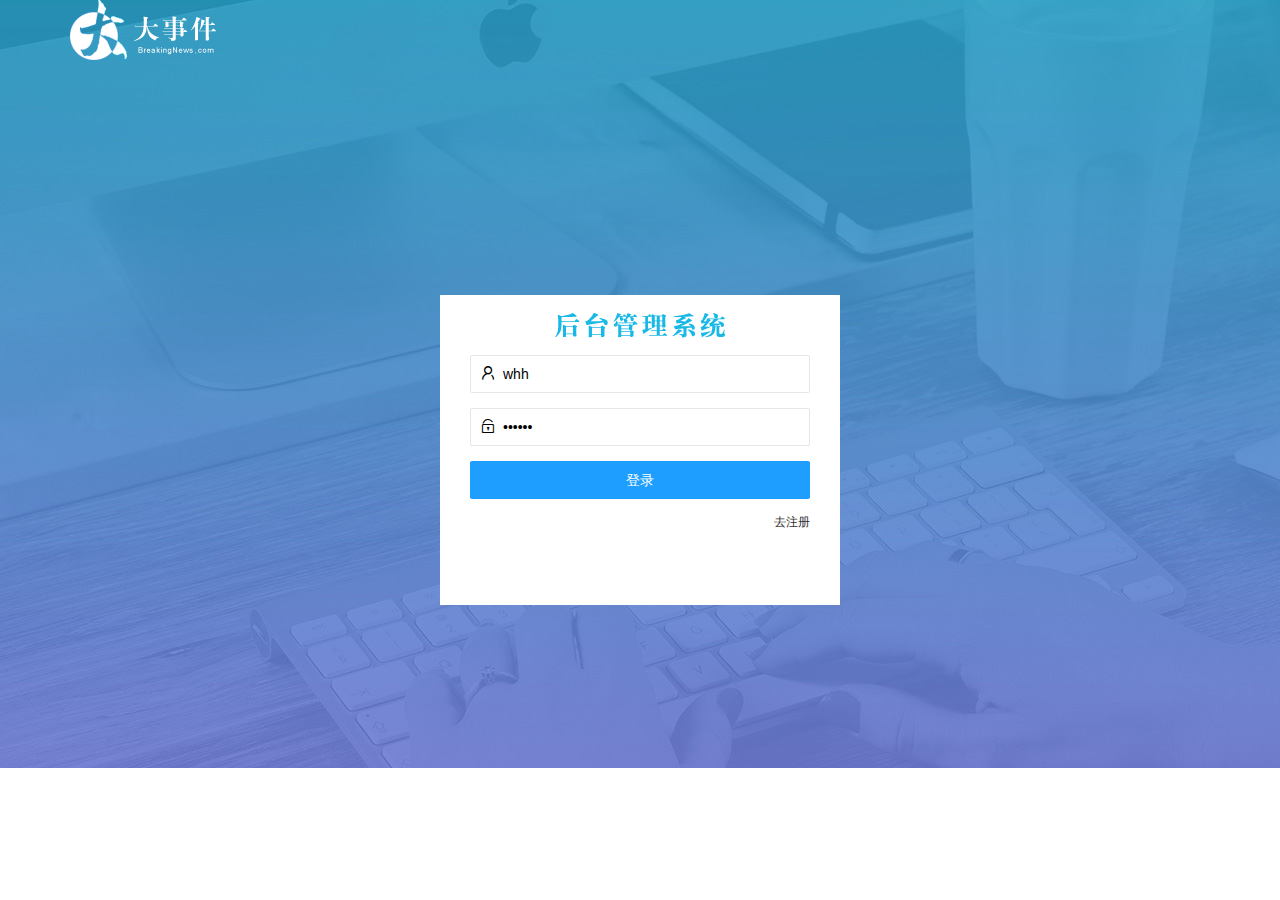
<file: login.html>
<!DOCTYPE html>
<html lang="en">
<head>
    <meta charset="UTF-8">
    <meta name="viewport" content="width=device-width, initial-scale=1.0">
    <title>大事件-登陆/注册</title>
    <!-- 导入layui样式 -->
    <link rel="stylesheet" href="/assets/lib/layui/css/layui.css">
    <!-- 导入我们自己的样式 -->
    <link rel="stylesheet" href="/assets/css/login.css">
</head>
<body>
    <!-- 头部区域 -->
    <div class="layui-main">
        <img src="/assets/images/logo.png" alt="">
    </div>
    <!-- 登陆注册区域 -->
    <div class="loginAndRegBox">
        <!-- 标题 -->
        <div class="title_box"></div>
        <!-- 登录 -->
        <div class="login_box">
            <form class="layui-form" action="" id="form_login">
                <div class="layui-form-item">
                    <i class="layui-icon layui-icon-username"></i> 
                    <input type="text" value="whh" name="username" required  lay-verify="required" placeholder="请输入用户名" autocomplete="off" class="layui-input">
                </div>
                <div class="layui-form-item">
                    <i class="layui-icon layui-icon-password"></i> 
                    <input type="password" value="whh123" name="password" required  lay-verify="required" placeholder="请输入密码" autocomplete="off" class="layui-input">
                </div>
                <div class="layui-form-item">
                    <button class="layui-btn layui-btn-fluid layui-btn-normal" lay-submit lay-filter="formDemo">登录</button>
                </div>
                <div class="layui-form-item links">
                    <a href="javascript:;" id="link_reg">去注册</a>
                </div>
            </form>
        </div>
        <!-- 注册 -->
        <div class="reg_box" style="display: none;">
            <form class="layui-form" action="" id="form_reg">
                <div class="layui-form-item">
                    <i class="layui-icon layui-icon-username"></i> 
                    <input type="text" name="username" required  lay-verify="required|num" placeholder="请输入用户名" autocomplete="off" class="layui-input" >
                </div>
                <div class="layui-form-item">
                    <i class="layui-icon layui-icon-password"></i> 
                    <input type="password" name="password" required  lay-verify="required|pwd" placeholder="请输入密码" autocomplete="off" class="layui-input">
                </div>
                <div class="layui-form-item">
                    <i class="layui-icon layui-icon-rate-half"></i> 
                    <input type="password" name="repassword" required  lay-verify="required|pwd|repwd" placeholder="再次输入密码" autocomplete="off" class="layui-input">
                </div>
                <div class="layui-form-item">
                    <button class="layui-btn layui-btn-fluid layui-btn-normal" lay-submit lay-filter="formDemo">注册</button>
                </div>
                <div class="layui-form-item links">
                    <a href="javascript:;" id="link_login">去登陆</a>
                </div>
            </form>
        </div>
        
    </div>
    <!-- 引入jquery -->
    <script src="/assets/lib/jquery.js"></script>
    <!-- 引入layui的js文件 -->
    <script src="/assets/lib/layui/layui.all.js"></script>
    <!-- 引入API的JS文件 -->
    <script src="/assets/js/baseAPI.js"></script>
    <!-- 引入自己的js -->
    <script src="/assets/js/login.js"></script>
</body>
</html>
</file>
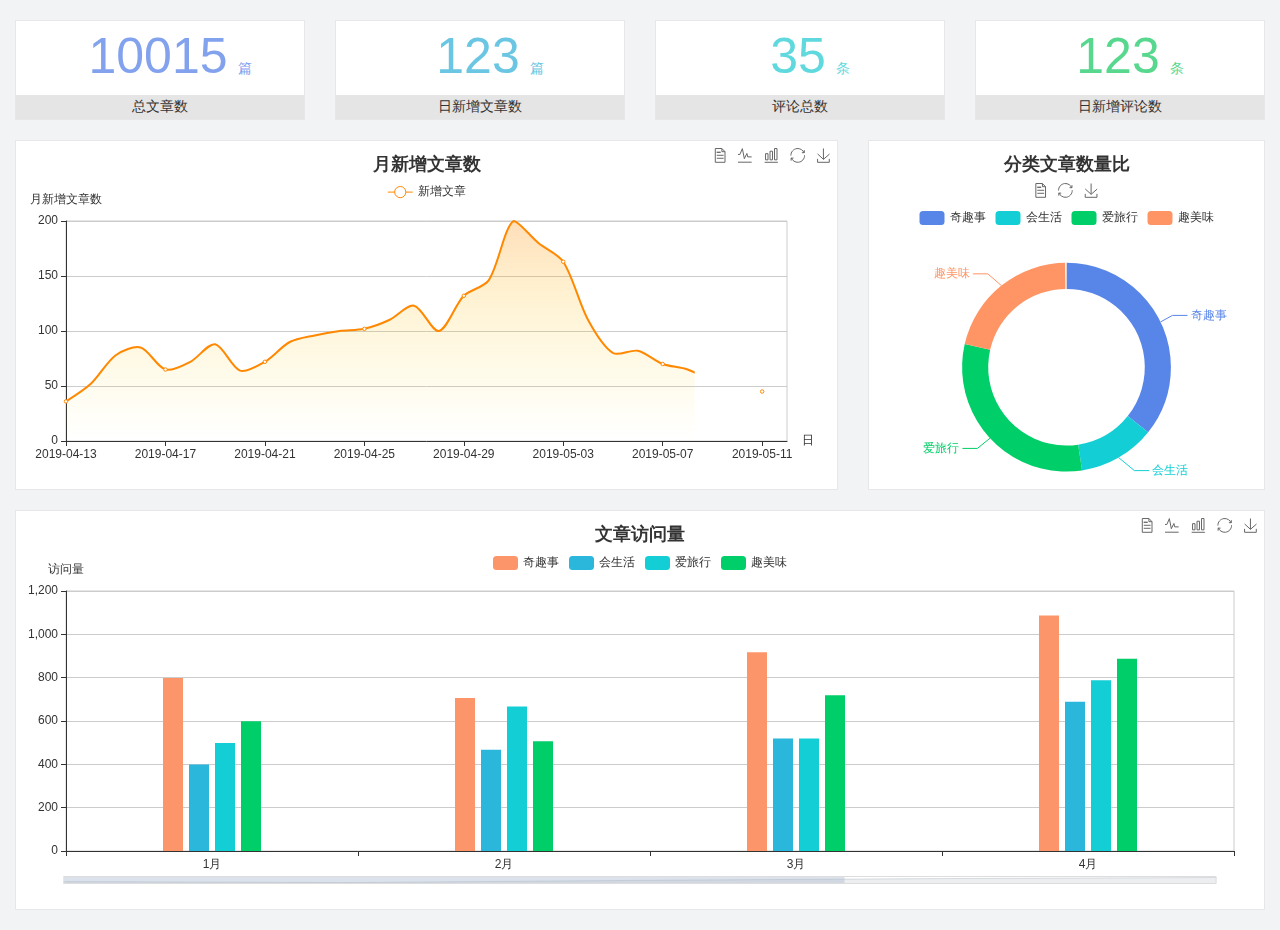
<file: home/dashboard.html>
<!DOCTYPE html>
<html lang="en">

<head>
  <meta charset="UTF-8">
  <meta name="viewport" content="width=device-width, initial-scale=1.0">
  <meta http-equiv="X-UA-Compatible" content="ie=edge">
  <title>图表统计</title>
  <link rel="stylesheet" href="../assets/lib/bootstrap.css" />
  <link rel="stylesheet" href="../assets/lib/main.css" />
  <script src="../assets/lib/jquery.js"></script>
  <script type="text/javascript" src="../assets/lib/echarts.min.js"></script>
</head>

<body>
  <div class="container-fluid">
    <div class="row spannel_list">
      <div class="col-sm-3 col-xs-6">
        <div class="spannel">
          <em>10015</em><span>篇</span>
          <b>总文章数</b>
        </div>
      </div>
      <div class="col-sm-3 col-xs-6">
        <div class="spannel scolor01">
          <em>123</em><span>篇</span>
          <b>日新增文章数</b>
        </div>
      </div>
      <div class="col-sm-3 col-xs-6">
        <div class="spannel scolor02">
          <em>35</em><span>条</span>
          <b>评论总数</b>
        </div>
      </div>
      <div class="col-sm-3 col-xs-6">
        <div class="spannel scolor03">
          <em>123</em><span>条</span>
          <b>日新增评论数</b>
        </div>
      </div>
    </div>
  </div>

  <div class="container-fluid">
    <div class="row curve-pie">
      <div class="col-lg-8 col-md-8">
        <div class="gragh_pannel" id="curve_show"></div>
      </div>
      <div class="col-lg-4 col-md-4">
        <div class="gragh_pannel" id="pie_show"></div>
      </div>
    </div>
  </div>

  <div class="container-fluid">
    <div class="column_pannel" id="column_show"></div>
  </div>

  <script>
    var oChart = echarts.init(document.getElementById('curve_show'));
    var aList_all = [
      { 'count': 36, 'date': '2019-04-13' },
      { 'count': 52, 'date': '2019-04-14' },
      { 'count': 78, 'date': '2019-04-15' },
      { 'count': 85, 'date': '2019-04-16' },
      { 'count': 65, 'date': '2019-04-17' },
      { 'count': 72, 'date': '2019-04-18' },
      { 'count': 88, 'date': '2019-04-19' },
      { 'count': 64, 'date': '2019-04-20' },
      { 'count': 72, 'date': '2019-04-21' },
      { 'count': 90, 'date': '2019-04-22' },
      { 'count': 96, 'date': '2019-04-23' },
      { 'count': 100, 'date': '2019-04-24' },
      { 'count': 102, 'date': '2019-04-25' },
      { 'count': 110, 'date': '2019-04-26' },
      { 'count': 123, 'date': '2019-04-27' },
      { 'count': 100, 'date': '2019-04-28' },
      { 'count': 132, 'date': '2019-04-29' },
      { 'count': 146, 'date': '2019-04-30' },
      { 'count': 200, 'date': '2019-05-01' },
      { 'count': 180, 'date': '2019-05-02' },
      { 'count': 163, 'date': '2019-05-03' },
      { 'count': 110, 'date': '2019-05-04' },
      { 'count': 80, 'date': '2019-05-05' },
      { 'count': 82, 'date': '2019-05-06' },
      { 'count': 70, 'date': '2019-05-07' },
      { 'count': 65, 'date': '2019-05-08' },
      { 'count': 54, 'date': '2019-05-09' },
      { 'count': 40, 'date': '2019-05-10' },
      { 'count': 45, 'date': '2019-05-11' },
      { 'count': 38, 'date': '2019-05-12' },
    ];

    let aCount = [];
    let aDate = [];

    for (var i = 0; i < aList_all.length; i++) {
      aCount.push(aList_all[i].count);
      aDate.push(aList_all[i].date);
    }

    var chartopt = {
      title: {
        text: '月新增文章数',
        left: 'center',
        top: '10'
      },
      tooltip: {
        trigger: 'axis'
      },
      legend: {
        data: ['新增文章'],
        top: '40'
      },
      toolbox: {
        show: true,
        feature: {
          mark: { show: true },
          dataView: { show: true, readOnly: false },
          magicType: { show: true, type: ['line', 'bar'] },
          restore: { show: true },
          saveAsImage: { show: true }
        }
      },
      calculable: true,
      xAxis: [
        {
          name: '日',
          type: 'category',
          boundaryGap: false,
          data: aDate
        }
      ],
      yAxis: [
        {
          name: '月新增文章数',
          type: 'value'
        }
      ],
      series: [
        {
          name: '新增文章',
          type: 'line',
          smooth: true,
          itemStyle: { normal: { areaStyle: { type: 'default' }, color: '#f80' }, lineStyle: { color: '#f80' } },
          data: aCount
        }],
      areaStyle: {
        normal: {
          color: new echarts.graphic.LinearGradient(0, 0, 0, 1, [{
            offset: 0,
            color: 'rgba(255,136,0,0.39)'
          }, {
            offset: .34,
            color: 'rgba(255,180,0,0.25)'
          }, {
            offset: 1,
            color: 'rgba(255,222,0,0.00)'
          }])

        }
      },
      grid: {
        show: true,
        x: 50,
        x2: 50,
        y: 80,
        height: 220
      }
    };

    oChart.setOption(chartopt);


    var oPie = echarts.init(document.getElementById('pie_show'));
    var oPieopt =
    {
      title: {
        top: 10,
        text: '分类文章数量比',
        x: 'center'
      },
      tooltip: {
        trigger: 'item',
        formatter: "{a} <br/>{b} : {c} ({d}%)"
      },
      color: ['#5885e8', '#13cfd5', '#00ce68', '#ff9565'],
      legend: {
        x: 'center',
        top: 65,
        data: ['奇趣事', '会生活', '爱旅行', '趣美味']
      },
      toolbox: {
        show: true,
        x: 'center',
        top: 35,
        feature: {
          mark: { show: true },
          dataView: { show: true, readOnly: false },
          magicType: {
            show: true,
            type: ['pie', 'funnel'],
            option: {
              funnel: {
                x: '25%',
                width: '50%',
                funnelAlign: 'left',
                max: 1548
              }
            }
          },
          restore: { show: true },
          saveAsImage: { show: true }
        }
      },
      calculable: true,
      series: [
        {
          name: '访问来源',
          type: 'pie',
          radius: ['45%', '60%'],
          center: ['50%', '65%'],
          data: [
            { value: 300, name: '奇趣事' },
            { value: 100, name: '会生活' },
            { value: 260, name: '爱旅行' },
            { value: 180, name: '趣美味' }
          ]
        }
      ]
    };
    oPie.setOption(oPieopt);



    var oColumn = this.echarts.init(document.getElementById('column_show'));
    var oColumnopt =
    {
      title: {
        text: '文章访问量',
        left: 'center',
        top: '10'
      },
      tooltip: {
        trigger: 'axis'
      },
      legend: {
        data: ['奇趣事', '会生活', '爱旅行', '趣美味'],
        top: '40'
      },
      toolbox: {
        show: true,
        feature: {
          mark: { show: true },
          dataView: { show: true, readOnly: false },
          magicType: { show: true, type: ['line', 'bar'] },
          restore: { show: true },
          saveAsImage: { show: true }
        }
      },
      calculable: true,
      xAxis: [
        {
          type: 'category',
          data: ['1月', '2月', '3月', '4月', '5月']
        }
      ],
      yAxis: [
        {
          name: '访问量',
          type: 'value'
        }
      ],
      series: [
        {
          name: '奇趣事',
          type: 'bar',
          barWidth: 20,
          itemStyle: {
            normal: { areaStyle: { type: 'default' }, color: '#fd956a' }
          },
          data: [800, 708, 920, 1090, 1200]
        },
        {
          name: '会生活',
          type: 'bar',
          barWidth: 20,
          itemStyle: {
            normal: { areaStyle: { type: 'default' }, color: '#2bb6db' }
          },
          data: [400, 468, 520, 690, 800]
        },
        {
          name: '爱旅行',
          type: 'bar',
          barWidth: 20,
          itemStyle: {
            normal: { areaStyle: { type: 'default' }, color: '#13cfd5' }
          },
          data: [500, 668, 520, 790, 900]
        },
        {
          name: '趣美味',
          type: 'bar',
          barWidth: 20,
          itemStyle: {
            normal: { areaStyle: { type: 'default' }, color: '#00ce68' }
          },
          data: [600, 508, 720, 890, 1000]
        }
      ],
      grid: {
        show: true,
        x: 50,
        x2: 30,
        y: 80,
        height: 260
      },
      dataZoom: [//给x轴设置滚动条
        {
          start: 0,//默认为0
          end: 100 - 1000 / 31,//默认为100
          type: 'slider',
          show: true,
          xAxisIndex: [0],
          handleSize: 0,//滑动条的 左右2个滑动条的大小
          height: 8,//组件高度
          left: 45, //左边的距离
          right: 50,//右边的距离
          bottom: 26,//右边的距离
          handleColor: '#ddd',//h滑动图标的颜色
          handleStyle: {
            borderColor: "#cacaca",
            borderWidth: "1",
            shadowBlur: 2,
            background: "#ddd",
            shadowColor: "#ddd",
          }
        }]
    };
    oColumn.setOption(oColumnopt);
  </script>
</body>

</html>
</file>
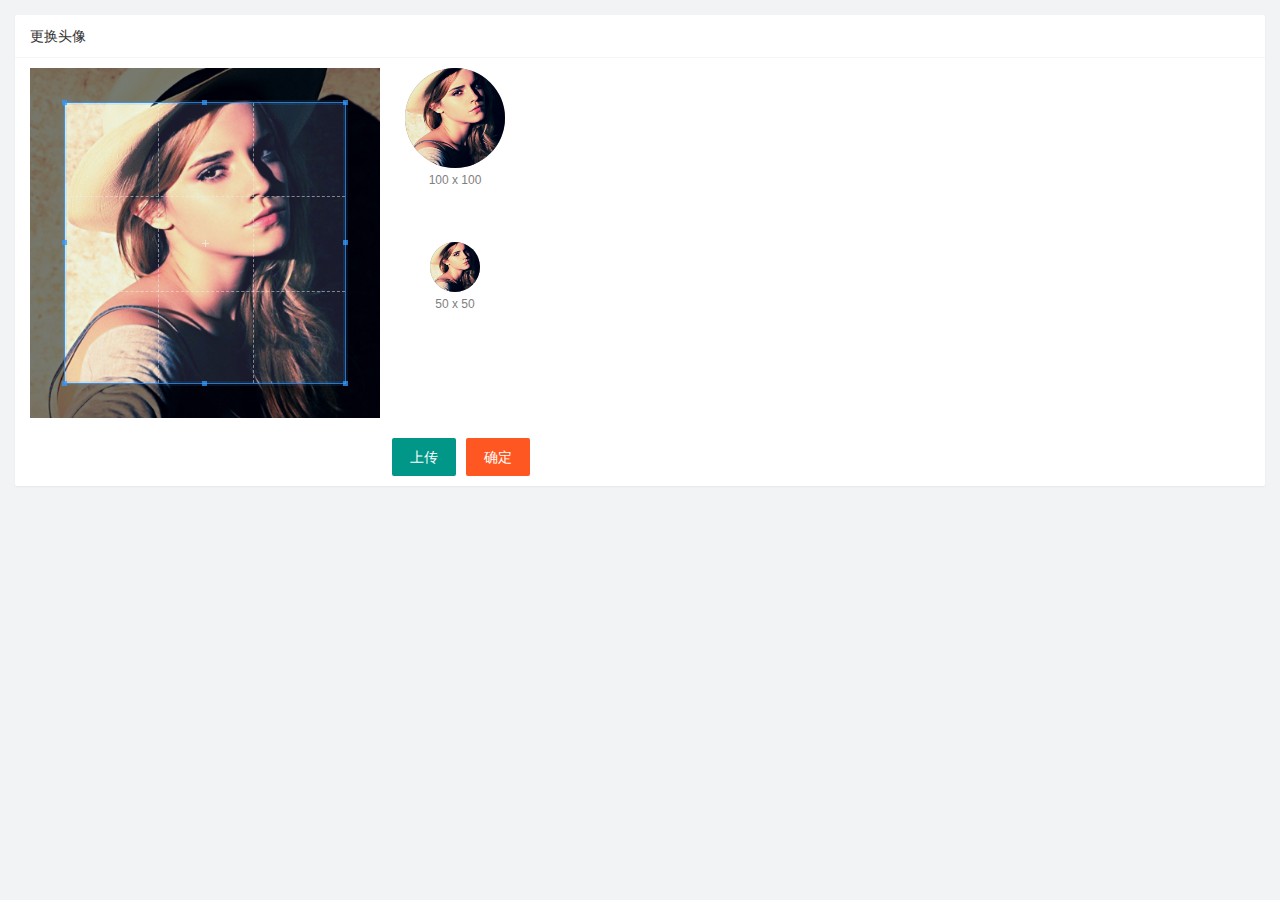
<file: user/user_avatar.html>
<!DOCTYPE html>
<html lang="en">

<head>
    <meta charset="UTF-8">
    <meta name="viewport" content="width=device-width, initial-scale=1.0">
    <title>Document</title>
    <!-- 导入 cropper.css 样式表 -->
    <link rel="stylesheet" href="/assets/lib/cropper/cropper.css" />
    <!-- 导入layui的样式 -->
    <link rel="stylesheet" href="/assets/lib/layui/css/layui.css" />
    <!-- 导入本页面的样式 -->
    <link rel="stylesheet" href="/assets/css/user/user_avatar.css" />
</head>

<body>
    <!-- 卡片区域 -->
    <div class="layui-card">
        <div class="layui-card-header">更换头像</div>
        <div class="layui-card-body">
            <!-- 第一行的图片裁剪和预览区域 -->
            <div class="row1">
                <!-- 图片裁剪区域 -->
                <div class="cropper-box">
                    <!-- 这个 img 标签很重要，将来会把它初始化为裁剪区域 -->
                    <img id="image" src="/assets/images/sample.jpg" />
                </div>
                <!-- 图片的预览区域 -->
                <div class="preview-box">
                    <div>
                        <!-- 宽高为 100px 的预览区域 -->
                        <div class="img-preview w100"></div>
                        <p class="size">100 x 100</p>
                    </div>
                    <div>
                        <!-- 宽高为 50px 的预览区域 -->
                        <div class="img-preview w50"></div>
                        <p class="size">50 x 50</p>
                    </div>
                </div>
            </div>
             <!-- 第二行的按钮区域 -->
            <div class="row2">
                <input type="file" id="file" accept="image/png,image/jpeg" />
                <button type="button" id="btnChooseImage" class="layui-btn">上传</button>
                <button type="button" id="btnUpload" class="layui-btn layui-btn-danger">确定</button>
            </div>
        </div>
    </div>

    <!-- 导入jqery的js -->
    <script src="/assets/lib/jquery.js"></script>
    <!-- 导入 cropper.js 样式表 -->
    <script src="/assets/lib/cropper/Cropper.js"></script>
    <script src="/assets/lib/cropper/jquery-cropper.js"></script>
    <!-- 导入layui的js -->
    <script src="/assets/lib/layui/layui.all.js"></script>
    <!-- 导入baseAPI的js -->
    <script src="/assets/js/baseAPI.js"></script>
    <!-- 导入本页面的js -->
    <script src="/assets/js/user/user_avatar.js"></script>
</body>
</html>
</file>
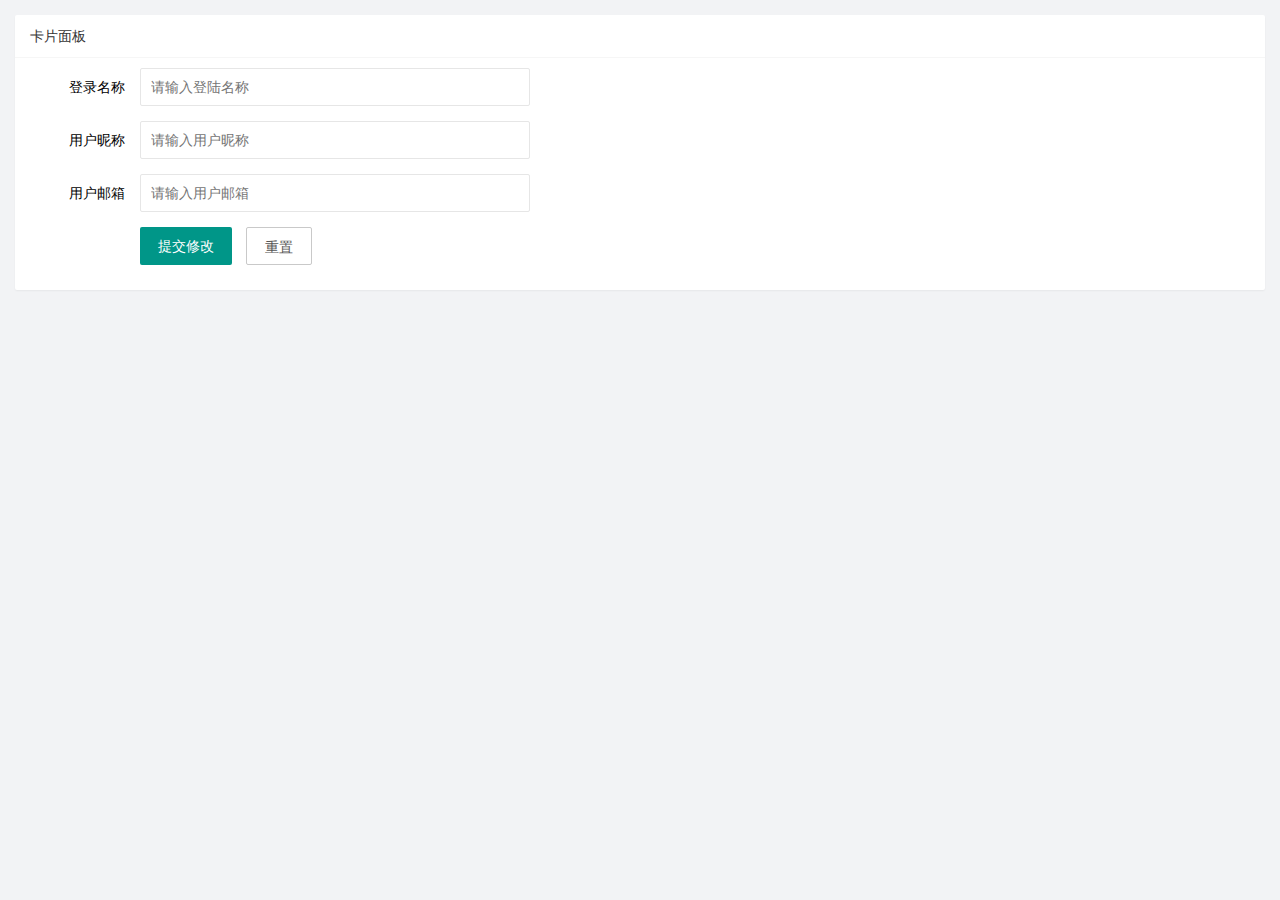
<file: user/user_info.html>
<!DOCTYPE html>
<html lang="en">
<head>
    <meta charset="UTF-8">
    <meta name="viewport" content="width=device-width, initial-scale=1.0">
    <title>Document</title>
    <!-- 导入layui的样式 -->
    <link rel="stylesheet" href="/assets/lib/layui/css/layui.css" />
    <!-- 导入本页面的样式 -->
    <link rel="stylesheet" href="/assets/css/user/user_info.css" />
</head>
<body>
    <!-- 用户信息的卡片区域 -->
    <div class="layui-card">
        <div class="layui-card-header">卡片面板</div>
        <div class="layui-card-body">
            <form class="layui-form" lay-filter="formUserInfo">
                 <!-- 第00行，隐藏框 -->
                 <input type="hidden" name="id">
                <!-- 第01行，登录名称 -->
              <div class="layui-form-item">
                <label class="layui-form-label">登录名称</label>
                <div class="layui-input-block">
                  <input type="text" name="username" required  lay-verify="required" placeholder="请输入登陆名称" autocomplete="off" class="layui-input">
                </div>
              </div>
              <!-- 第02行，用户昵称 -->
              <div class="layui-form-item">
                <label class="layui-form-label">用户昵称</label>
                <div class="layui-input-block">
                  <input type="text" name="nickname" required  lay-verify="required|nickname" placeholder="请输入用户昵称" autocomplete="off" class="layui-input">
                </div>
              </div>
              <!-- 第03行，用户邮箱 -->
              <div class="layui-form-item">
                <label class="layui-form-label">用户邮箱</label>
                <div class="layui-input-block">
                  <input type="text" name="email" required  lay-verify="required|email" placeholder="请输入用户邮箱" autocomplete="off" class="layui-input">
                </div>
              </div>
              <!-- 第04行，按钮区 -->
              <div class="layui-form-item">
                <div class="layui-input-block">
                  <button class="layui-btn" lay-submit lay-filter="formDemo">提交修改</button>
                  <button type="reset" id="btnReset" class="layui-btn layui-btn-primary">重置</button>
                </div>
              </div>
            </form>
        </div>
      </div>

      <!-- 导入jqery的js -->
      <script src="/assets/lib/jquery.js"></script>
      <!-- 导入layui的js -->
      <script src="/assets/lib/layui/layui.all.js"></script>
      <!-- 导入baseAPI的js -->
      <script src="/assets/js/baseAPI.js"></script>
      <!-- 导入本页面的js -->
      <script src="/assets/js/user/user_info.js"></script>
</body>
</html>
</file>
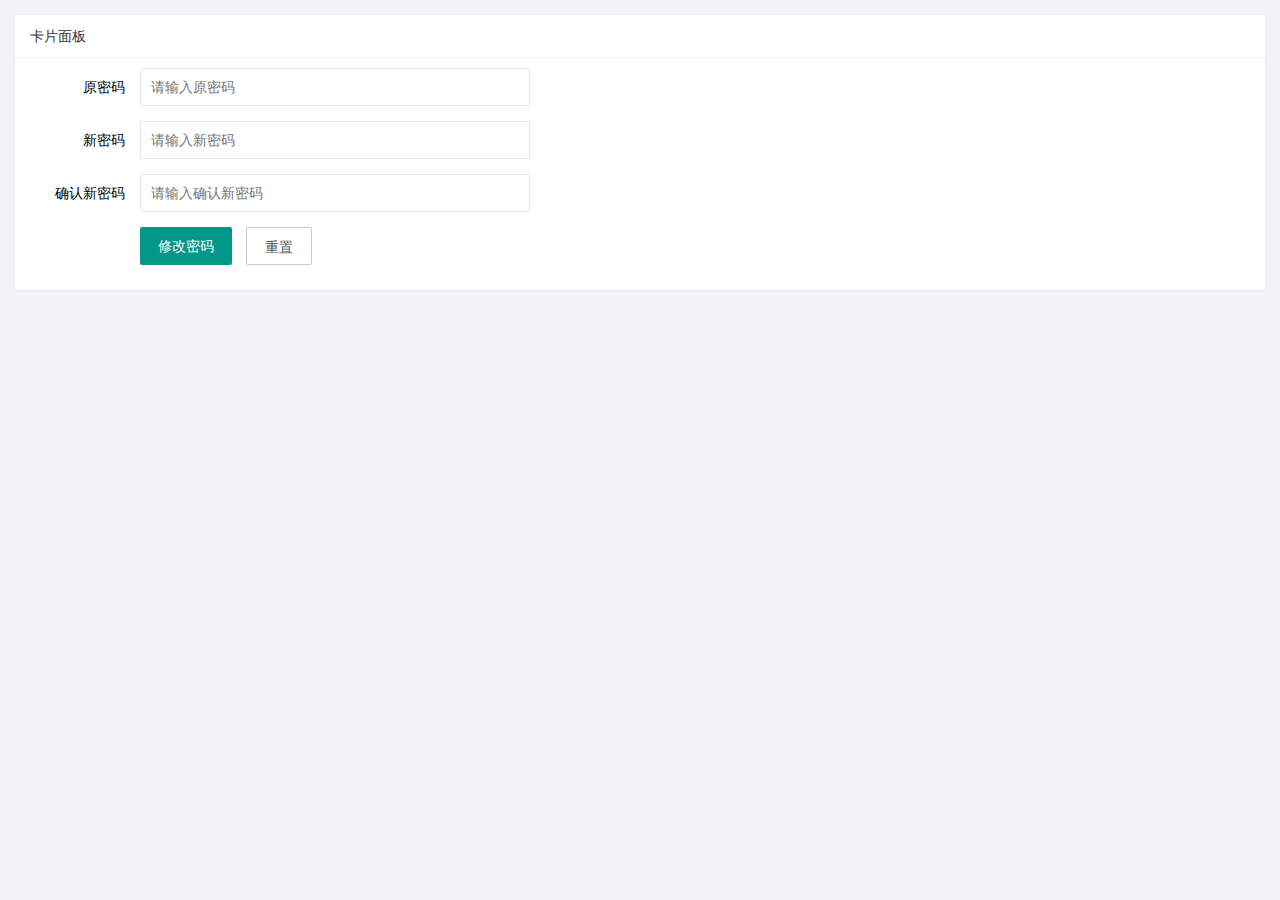
<file: user/user_pwd.html>
<!DOCTYPE html>
<html lang="en">
<head>
    <meta charset="UTF-8">
    <meta name="viewport" content="width=device-width, initial-scale=1.0">
    <title>Document</title>
    <!-- 导入layui的样式 -->
    <link rel="stylesheet" href="/assets/lib/layui/css/layui.css" />
    <!-- 导入本页面的样式 -->
    <link rel="stylesheet" href="/assets/css/user/user_pwd.css" />
</head>
<body>
    <div class="layui-card">
        <div class="layui-card-header">卡片面板</div>
        <div class="layui-card-body">
            <form class="layui-form" action="">
                <!-- 原密码 -->
                <div class="layui-form-item">
                  <label class="layui-form-label">原密码</label>
                  <div class="layui-input-block">
                    <input type="password" name="oldPwd" required  lay-verify="required|pwd" placeholder="请输入原密码" autocomplete="off" class="layui-input">
                  </div>
                </div>
                <!-- 新密码 -->
                <div class="layui-form-item">
                    <label class="layui-form-label">新密码</label>
                    <div class="layui-input-block">
                      <input type="password" name="newPwd" required  lay-verify="required|pwd|samePwd" placeholder="请输入新密码" autocomplete="off" class="layui-input">
                    </div>
                  </div>
                  <!-- 确认新密码 -->
                <div class="layui-form-item">
                    <label class="layui-form-label">确认新密码</label>
                    <div class="layui-input-block">
                      <input type="password" name="rePwd" required  lay-verify="required|rePwd|pwd" placeholder="请输入确认新密码" autocomplete="off" class="layui-input">
                    </div>
                  </div>
                  <!-- 按钮 -->
                  <div class="layui-form-item">
                    <div class="layui-input-block">
                      <button class="layui-btn" lay-submit lay-filter="formDemo">修改密码</button>
                      <button type="reset" class="layui-btn layui-btn-primary">重置</button>
                    </div>
                  </div>
            </form>
        </div>
      </div>

      <!-- 导入jqery的js -->
      <script src="/assets/lib/jquery.js"></script>
      <!-- 导入layui的js -->
      <script src="/assets/lib/layui/layui.all.js"></script>
      <!-- 导入baseAPI的js -->
      <script src="/assets/js/baseAPI.js"></script>
      <!-- 导入本页面的js -->
      <script src="/assets/js/user/user_pwd.js"></script>
</body>
</html>
</file>
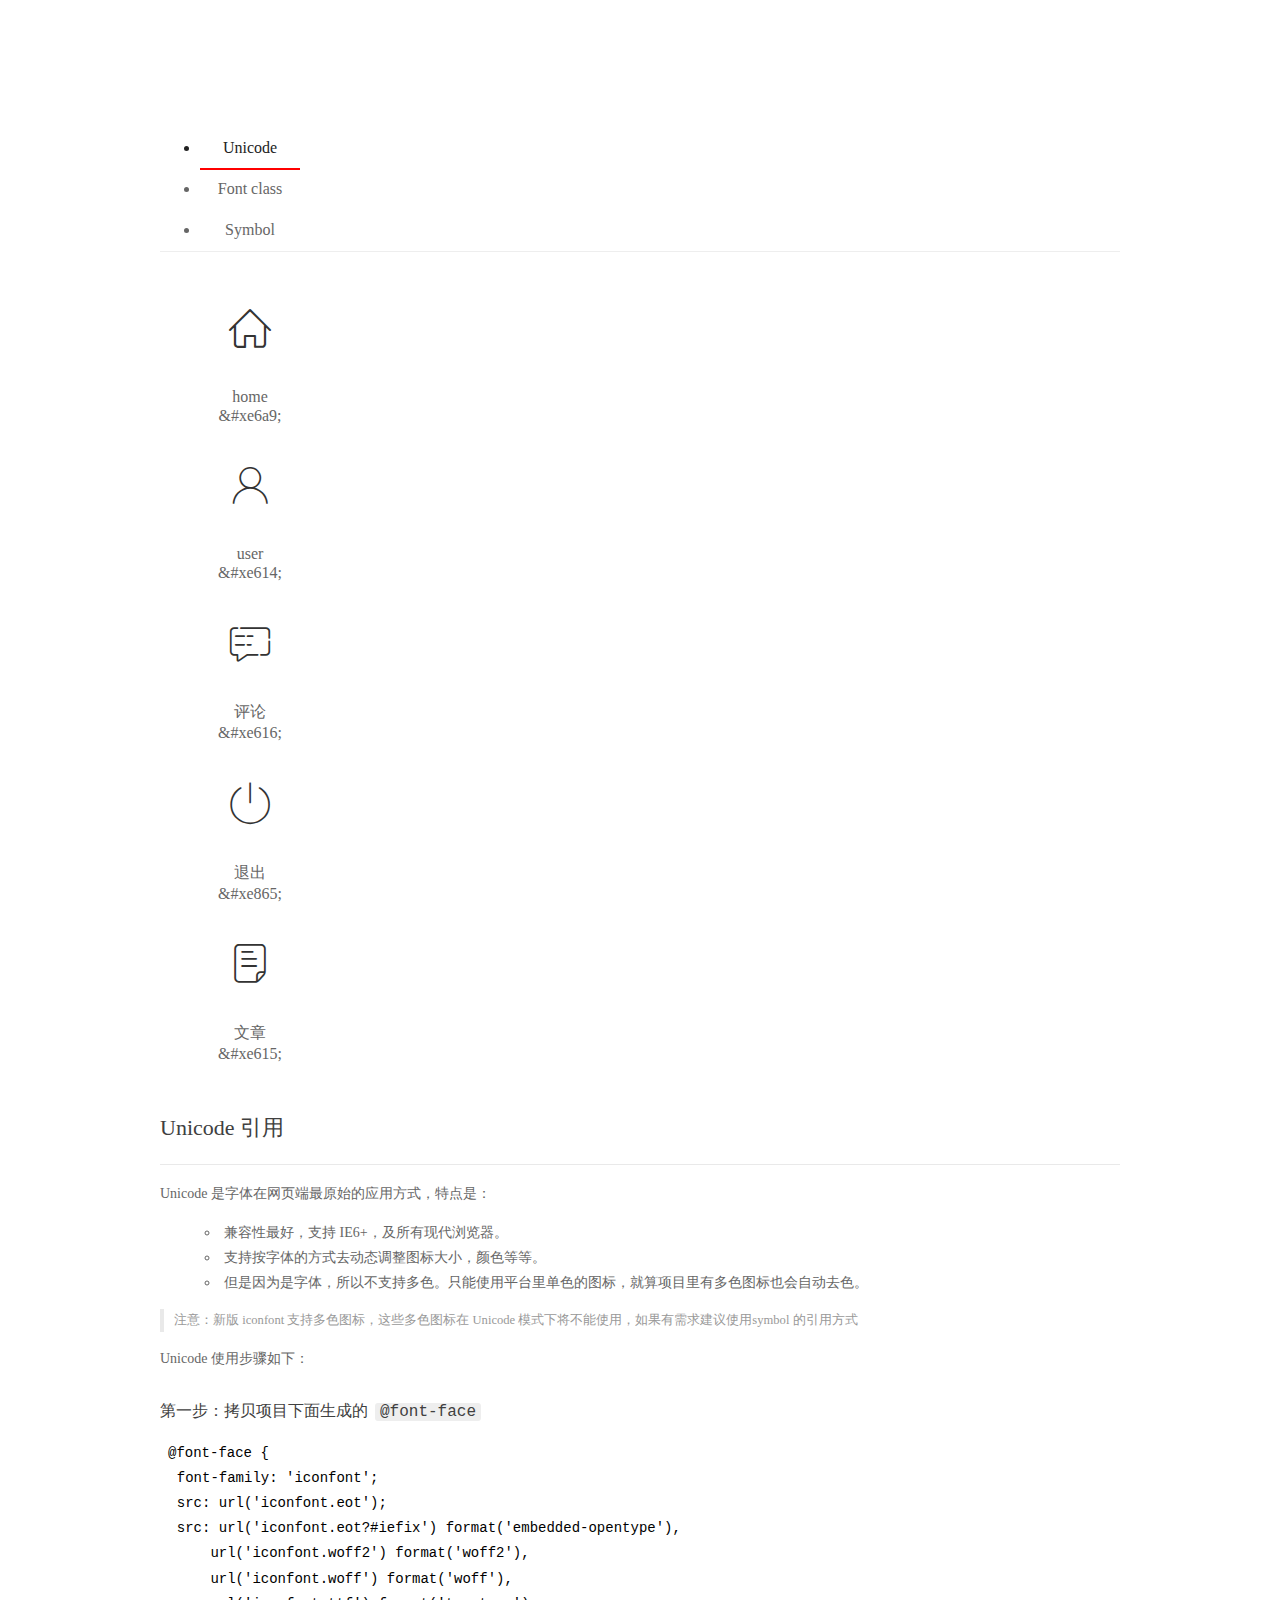
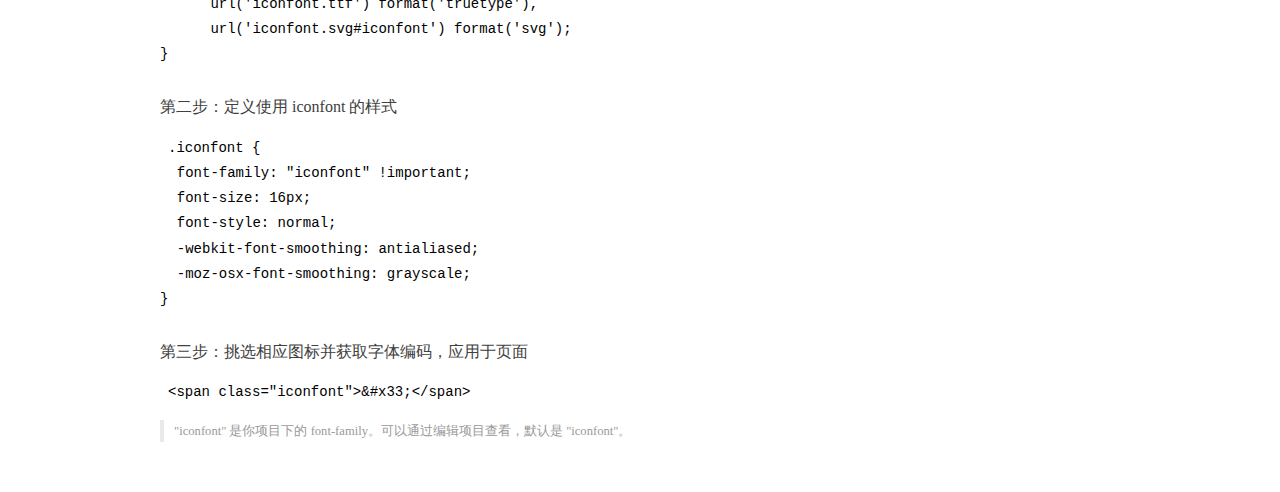
<file: assets/fonts/demo_index.html>
<!DOCTYPE html>
<html>
<head>
  <meta charset="utf-8"/>
  <title>IconFont Demo</title>
  <link rel="shortcut icon" href="https://gtms04.alicdn.com/tps/i4/TB1_oz6GVXXXXaFXpXXJDFnIXXX-64-64.ico" type="image/x-icon"/>
  <link rel="stylesheet" href="https://g.alicdn.com/thx/cube/1.3.2/cube.min.css">
  <link rel="stylesheet" href="demo.css">
  <link rel="stylesheet" href="iconfont.css">
  <script src="iconfont.js"></script>
  <!-- jQuery -->
  <script src="https://a1.alicdn.com/oss/uploads/2018/12/26/7bfddb60-08e8-11e9-9b04-53e73bb6408b.js"></script>
  <!-- 代码高亮 -->
  <script src="https://a1.alicdn.com/oss/uploads/2018/12/26/a3f714d0-08e6-11e9-8a15-ebf944d7534c.js"></script>
</head>
<body>
  <div class="main">
    <h1 class="logo"><a href="https://www.iconfont.cn/" title="iconfont 首页" target="_blank">&#xe86b;</a></h1>
    <div class="nav-tabs">
      <ul id="tabs" class="dib-box">
        <li class="dib active"><span>Unicode</span></li>
        <li class="dib"><span>Font class</span></li>
        <li class="dib"><span>Symbol</span></li>
      </ul>
      
    </div>
    <div class="tab-container">
      <div class="content unicode" style="display: block;">
          <ul class="icon_lists dib-box">
          
            <li class="dib">
              <span class="icon iconfont">&#xe6a9;</span>
                <div class="name">home</div>
                <div class="code-name">&amp;#xe6a9;</div>
              </li>
          
            <li class="dib">
              <span class="icon iconfont">&#xe614;</span>
                <div class="name">user</div>
                <div class="code-name">&amp;#xe614;</div>
              </li>
          
            <li class="dib">
              <span class="icon iconfont">&#xe616;</span>
                <div class="name">评论</div>
                <div class="code-name">&amp;#xe616;</div>
              </li>
          
            <li class="dib">
              <span class="icon iconfont">&#xe865;</span>
                <div class="name">退出</div>
                <div class="code-name">&amp;#xe865;</div>
              </li>
          
            <li class="dib">
              <span class="icon iconfont">&#xe615;</span>
                <div class="name">文章</div>
                <div class="code-name">&amp;#xe615;</div>
              </li>
          
          </ul>
          <div class="article markdown">
          <h2 id="unicode-">Unicode 引用</h2>
          <hr>

          <p>Unicode 是字体在网页端最原始的应用方式，特点是：</p>
          <ul>
            <li>兼容性最好，支持 IE6+，及所有现代浏览器。</li>
            <li>支持按字体的方式去动态调整图标大小，颜色等等。</li>
            <li>但是因为是字体，所以不支持多色。只能使用平台里单色的图标，就算项目里有多色图标也会自动去色。</li>
          </ul>
          <blockquote>
            <p>注意：新版 iconfont 支持多色图标，这些多色图标在 Unicode 模式下将不能使用，如果有需求建议使用symbol 的引用方式</p>
          </blockquote>
          <p>Unicode 使用步骤如下：</p>
          <h3 id="-font-face">第一步：拷贝项目下面生成的 <code>@font-face</code></h3>
<pre><code class="language-css"
>@font-face {
  font-family: 'iconfont';
  src: url('iconfont.eot');
  src: url('iconfont.eot?#iefix') format('embedded-opentype'),
      url('iconfont.woff2') format('woff2'),
      url('iconfont.woff') format('woff'),
      url('iconfont.ttf') format('truetype'),
      url('iconfont.svg#iconfont') format('svg');
}
</code></pre>
          <h3 id="-iconfont-">第二步：定义使用 iconfont 的样式</h3>
<pre><code class="language-css"
>.iconfont {
  font-family: "iconfont" !important;
  font-size: 16px;
  font-style: normal;
  -webkit-font-smoothing: antialiased;
  -moz-osx-font-smoothing: grayscale;
}
</code></pre>
          <h3 id="-">第三步：挑选相应图标并获取字体编码，应用于页面</h3>
<pre>
<code class="language-html"
>&lt;span class="iconfont"&gt;&amp;#x33;&lt;/span&gt;
</code></pre>
          <blockquote>
            <p>"iconfont" 是你项目下的 font-family。可以通过编辑项目查看，默认是 "iconfont"。</p>
          </blockquote>
          </div>
      </div>
      <div class="content font-class">
        <ul class="icon_lists dib-box">
          
          <li class="dib">
            <span class="icon iconfont icon-home"></span>
            <div class="name">
              home
            </div>
            <div class="code-name">.icon-home
            </div>
          </li>
          
          <li class="dib">
            <span class="icon iconfont icon-user"></span>
            <div class="name">
              user
            </div>
            <div class="code-name">.icon-user
            </div>
          </li>
          
          <li class="dib">
            <span class="icon iconfont icon-pinglun"></span>
            <div class="name">
              评论
            </div>
            <div class="code-name">.icon-pinglun
            </div>
          </li>
          
          <li class="dib">
            <span class="icon iconfont icon-tuichu"></span>
            <div class="name">
              退出
            </div>
            <div class="code-name">.icon-tuichu
            </div>
          </li>
          
          <li class="dib">
            <span class="icon iconfont icon-16"></span>
            <div class="name">
              文章
            </div>
            <div class="code-name">.icon-16
            </div>
          </li>
          
        </ul>
        <div class="article markdown">
        <h2 id="font-class-">font-class 引用</h2>
        <hr>

        <p>font-class 是 Unicode 使用方式的一种变种，主要是解决 Unicode 书写不直观，语意不明确的问题。</p>
        <p>与 Unicode 使用方式相比，具有如下特点：</p>
        <ul>
          <li>兼容性良好，支持 IE8+，及所有现代浏览器。</li>
          <li>相比于 Unicode 语意明确，书写更直观。可以很容易分辨这个 icon 是什么。</li>
          <li>因为使用 class 来定义图标，所以当要替换图标时，只需要修改 class 里面的 Unicode 引用。</li>
          <li>不过因为本质上还是使用的字体，所以多色图标还是不支持的。</li>
        </ul>
        <p>使用步骤如下：</p>
        <h3 id="-fontclass-">第一步：引入项目下面生成的 fontclass 代码：</h3>
<pre><code class="language-html">&lt;link rel="stylesheet" href="./iconfont.css"&gt;
</code></pre>
        <h3 id="-">第二步：挑选相应图标并获取类名，应用于页面：</h3>
<pre><code class="language-html">&lt;span class="iconfont icon-xxx"&gt;&lt;/span&gt;
</code></pre>
        <blockquote>
          <p>"
            iconfont" 是你项目下的 font-family。可以通过编辑项目查看，默认是 "iconfont"。</p>
        </blockquote>
      </div>
      </div>
      <div class="content symbol">
          <ul class="icon_lists dib-box">
          
            <li class="dib">
                <svg class="icon svg-icon" aria-hidden="true">
                  <use xlink:href="#icon-home"></use>
                </svg>
                <div class="name">home</div>
                <div class="code-name">#icon-home</div>
            </li>
          
            <li class="dib">
                <svg class="icon svg-icon" aria-hidden="true">
                  <use xlink:href="#icon-user"></use>
                </svg>
                <div class="name">user</div>
                <div class="code-name">#icon-user</div>
            </li>
          
            <li class="dib">
                <svg class="icon svg-icon" aria-hidden="true">
                  <use xlink:href="#icon-pinglun"></use>
                </svg>
                <div class="name">评论</div>
                <div class="code-name">#icon-pinglun</div>
            </li>
          
            <li class="dib">
                <svg class="icon svg-icon" aria-hidden="true">
                  <use xlink:href="#icon-tuichu"></use>
                </svg>
                <div class="name">退出</div>
                <div class="code-name">#icon-tuichu</div>
            </li>
          
            <li class="dib">
                <svg class="icon svg-icon" aria-hidden="true">
                  <use xlink:href="#icon-16"></use>
                </svg>
                <div class="name">文章</div>
                <div class="code-name">#icon-16</div>
            </li>
          
          </ul>
          <div class="article markdown">
          <h2 id="symbol-">Symbol 引用</h2>
          <hr>

          <p>这是一种全新的使用方式，应该说这才是未来的主流，也是平台目前推荐的用法。相关介绍可以参考这篇<a href="">文章</a>
            这种用法其实是做了一个 SVG 的集合，与另外两种相比具有如下特点：</p>
          <ul>
            <li>支持多色图标了，不再受单色限制。</li>
            <li>通过一些技巧，支持像字体那样，通过 <code>font-size</code>, <code>color</code> 来调整样式。</li>
            <li>兼容性较差，支持 IE9+，及现代浏览器。</li>
            <li>浏览器渲染 SVG 的性能一般，还不如 png。</li>
          </ul>
          <p>使用步骤如下：</p>
          <h3 id="-symbol-">第一步：引入项目下面生成的 symbol 代码：</h3>
<pre><code class="language-html">&lt;script src="./iconfont.js"&gt;&lt;/script&gt;
</code></pre>
          <h3 id="-css-">第二步：加入通用 CSS 代码（引入一次就行）：</h3>
<pre><code class="language-html">&lt;style&gt;
.icon {
  width: 1em;
  height: 1em;
  vertical-align: -0.15em;
  fill: currentColor;
  overflow: hidden;
}
&lt;/style&gt;
</code></pre>
          <h3 id="-">第三步：挑选相应图标并获取类名，应用于页面：</h3>
<pre><code class="language-html">&lt;svg class="icon" aria-hidden="true"&gt;
  &lt;use xlink:href="#icon-xxx"&gt;&lt;/use&gt;
&lt;/svg&gt;
</code></pre>
          </div>
      </div>

    </div>
  </div>
  <script>
  $(document).ready(function () {
      $('.tab-container .content:first').show()

      $('#tabs li').click(function (e) {
        var tabContent = $('.tab-container .content')
        var index = $(this).index()

        if ($(this).hasClass('active')) {
          return
        } else {
          $('#tabs li').removeClass('active')
          $(this).addClass('active')

          tabContent.hide().eq(index).fadeIn()
        }
      })
    })
  </script>
</body>
</html>
</file>
<file: assets/lib/layui/css/layui.css>
/** layui-v2.5.5 MIT License By https://www.layui.com */
 .layui-inline,img{display:inline-block;vertical-align:middle}h1,h2,h3,h4,h5,h6{font-weight:400}.layui-edge,.layui-header,.layui-inline,.layui-main{position:relative}.layui-body,.layui-edge,.layui-elip{overflow:hidden}.layui-btn,.layui-edge,.layui-inline,img{vertical-align:middle}.layui-btn,.layui-disabled,.layui-icon,.layui-unselect{-moz-user-select:none;-webkit-user-select:none;-ms-user-select:none}.layui-elip,.layui-form-checkbox span,.layui-form-pane .layui-form-label{text-overflow:ellipsis;white-space:nowrap}.layui-breadcrumb,.layui-tree-btnGroup{visibility:hidden}blockquote,body,button,dd,div,dl,dt,form,h1,h2,h3,h4,h5,h6,input,li,ol,p,pre,td,textarea,th,ul{margin:0;padding:0;-webkit-tap-highlight-color:rgba(0,0,0,0)}a:active,a:hover{outline:0}img{border:none}li{list-style:none}table{border-collapse:collapse;border-spacing:0}h4,h5,h6{font-size:100%}button,input,optgroup,option,select,textarea{font-family:inherit;font-size:inherit;font-style:inherit;font-weight:inherit;outline:0}pre{white-space:pre-wrap;white-space:-moz-pre-wrap;white-space:-pre-wrap;white-space:-o-pre-wrap;word-wrap:break-word}body{line-height:24px;font:14px Helvetica Neue,Helvetica,PingFang SC,Tahoma,Arial,sans-serif}hr{height:1px;margin:10px 0;border:0;clear:both}a{color:#333;text-decoration:none}a:hover{color:#777}a cite{font-style:normal;*cursor:pointer}.layui-border-box,.layui-border-box *{box-sizing:border-box}.layui-box,.layui-box *{box-sizing:content-box}.layui-clear{clear:both;*zoom:1}.layui-clear:after{content:'\20';clear:both;*zoom:1;display:block;height:0}.layui-inline{*display:inline;*zoom:1}.layui-edge{display:inline-block;width:0;height:0;border-width:6px;border-style:dashed;border-color:transparent}.layui-edge-top{top:-4px;border-bottom-color:#999;border-bottom-style:solid}.layui-edge-right{border-left-color:#999;border-left-style:solid}.layui-edge-bottom{top:2px;border-top-color:#999;border-top-style:solid}.layui-edge-left{border-right-color:#999;border-right-style:solid}.layui-disabled,.layui-disabled:hover{color:#d2d2d2!important;cursor:not-allowed!important}.layui-circle{border-radius:100%}.layui-show{display:block!important}.layui-hide{display:none!important}@font-face{font-family:layui-icon;src:url(../font/iconfont.eot?v=250);src:url(../font/iconfont.eot?v=250#iefix) format('embedded-opentype'),url(../font/iconfont.woff2?v=250) format('woff2'),url(../font/iconfont.woff?v=250) format('woff'),url(../font/iconfont.ttf?v=250) format('truetype'),url(../font/iconfont.svg?v=250#layui-icon) format('svg')}.layui-icon{font-family:layui-icon!important;font-size:16px;font-style:normal;-webkit-font-smoothing:antialiased;-moz-osx-font-smoothing:grayscale}.layui-icon-reply-fill:before{content:"\e611"}.layui-icon-set-fill:before{content:"\e614"}.layui-icon-menu-fill:before{content:"\e60f"}.layui-icon-search:before{content:"\e615"}.layui-icon-share:before{content:"\e641"}.layui-icon-set-sm:before{content:"\e620"}.layui-icon-engine:before{content:"\e628"}.layui-icon-close:before{content:"\1006"}.layui-icon-close-fill:before{content:"\1007"}.layui-icon-chart-screen:before{content:"\e629"}.layui-icon-star:before{content:"\e600"}.layui-icon-circle-dot:before{content:"\e617"}.layui-icon-chat:before{content:"\e606"}.layui-icon-release:before{content:"\e609"}.layui-icon-list:before{content:"\e60a"}.layui-icon-chart:before{content:"\e62c"}.layui-icon-ok-circle:before{content:"\1005"}.layui-icon-layim-theme:before{content:"\e61b"}.layui-icon-table:before{content:"\e62d"}.layui-icon-right:before{content:"\e602"}.layui-icon-left:before{content:"\e603"}.layui-icon-cart-simple:before{content:"\e698"}.layui-icon-face-cry:before{content:"\e69c"}.layui-icon-face-smile:before{content:"\e6af"}.layui-icon-survey:before{content:"\e6b2"}.layui-icon-tree:before{content:"\e62e"}.layui-icon-upload-circle:before{content:"\e62f"}.layui-icon-add-circle:before{content:"\e61f"}.layui-icon-download-circle:before{content:"\e601"}.layui-icon-templeate-1:before{content:"\e630"}.layui-icon-util:before{content:"\e631"}.layui-icon-face-surprised:before{content:"\e664"}.layui-icon-edit:before{content:"\e642"}.layui-icon-speaker:before{content:"\e645"}.layui-icon-down:before{content:"\e61a"}.layui-icon-file:before{content:"\e621"}.layui-icon-layouts:before{content:"\e632"}.layui-icon-rate-half:before{content:"\e6c9"}.layui-icon-add-circle-fine:before{content:"\e608"}.layui-icon-prev-circle:before{content:"\e633"}.layui-icon-read:before{content:"\e705"}.layui-icon-404:before{content:"\e61c"}.layui-icon-carousel:before{content:"\e634"}.layui-icon-help:before{content:"\e607"}.layui-icon-code-circle:before{content:"\e635"}.layui-icon-water:before{content:"\e636"}.layui-icon-username:before{content:"\e66f"}.layui-icon-find-fill:before{content:"\e670"}.layui-icon-about:before{content:"\e60b"}.layui-icon-location:before{content:"\e715"}.layui-icon-up:before{content:"\e619"}.layui-icon-pause:before{content:"\e651"}.layui-icon-date:before{content:"\e637"}.layui-icon-layim-uploadfile:before{content:"\e61d"}.layui-icon-delete:before{content:"\e640"}.layui-icon-play:before{content:"\e652"}.layui-icon-top:before{content:"\e604"}.layui-icon-friends:before{content:"\e612"}.layui-icon-refresh-3:before{content:"\e9aa"}.layui-icon-ok:before{content:"\e605"}.layui-icon-layer:before{content:"\e638"}.layui-icon-face-smile-fine:before{content:"\e60c"}.layui-icon-dollar:before{content:"\e659"}.layui-icon-group:before{content:"\e613"}.layui-icon-layim-download:before{content:"\e61e"}.layui-icon-picture-fine:before{content:"\e60d"}.layui-icon-link:before{content:"\e64c"}.layui-icon-diamond:before{content:"\e735"}.layui-icon-log:before{content:"\e60e"}.layui-icon-rate-solid:before{content:"\e67a"}.layui-icon-fonts-del:before{content:"\e64f"}.layui-icon-unlink:before{content:"\e64d"}.layui-icon-fonts-clear:before{content:"\e639"}.layui-icon-triangle-r:before{content:"\e623"}.layui-icon-circle:before{content:"\e63f"}.layui-icon-radio:before{content:"\e643"}.layui-icon-align-center:before{content:"\e647"}.layui-icon-align-right:before{content:"\e648"}.layui-icon-align-left:before{content:"\e649"}.layui-icon-loading-1:before{content:"\e63e"}.layui-icon-return:before{content:"\e65c"}.layui-icon-fonts-strong:before{content:"\e62b"}.layui-icon-upload:before{content:"\e67c"}.layui-icon-dialogue:before{content:"\e63a"}.layui-icon-video:before{content:"\e6ed"}.layui-icon-headset:before{content:"\e6fc"}.layui-icon-cellphone-fine:before{content:"\e63b"}.layui-icon-add-1:before{content:"\e654"}.layui-icon-face-smile-b:before{content:"\e650"}.layui-icon-fonts-html:before{content:"\e64b"}.layui-icon-form:before{content:"\e63c"}.layui-icon-cart:before{content:"\e657"}.layui-icon-camera-fill:before{content:"\e65d"}.layui-icon-tabs:before{content:"\e62a"}.layui-icon-fonts-code:before{content:"\e64e"}.layui-icon-fire:before{content:"\e756"}.layui-icon-set:before{content:"\e716"}.layui-icon-fonts-u:before{content:"\e646"}.layui-icon-triangle-d:before{content:"\e625"}.layui-icon-tips:before{content:"\e702"}.layui-icon-picture:before{content:"\e64a"}.layui-icon-more-vertical:before{content:"\e671"}.layui-icon-flag:before{content:"\e66c"}.layui-icon-loading:before{content:"\e63d"}.layui-icon-fonts-i:before{content:"\e644"}.layui-icon-refresh-1:before{content:"\e666"}.layui-icon-rmb:before{content:"\e65e"}.layui-icon-home:before{content:"\e68e"}.layui-icon-user:before{content:"\e770"}.layui-icon-notice:before{content:"\e667"}.layui-icon-login-weibo:before{content:"\e675"}.layui-icon-voice:before{content:"\e688"}.layui-icon-upload-drag:before{content:"\e681"}.layui-icon-login-qq:before{content:"\e676"}.layui-icon-snowflake:before{content:"\e6b1"}.layui-icon-file-b:before{content:"\e655"}.layui-icon-template:before{content:"\e663"}.layui-icon-auz:before{content:"\e672"}.layui-icon-console:before{content:"\e665"}.layui-icon-app:before{content:"\e653"}.layui-icon-prev:before{content:"\e65a"}.layui-icon-website:before{content:"\e7ae"}.layui-icon-next:before{content:"\e65b"}.layui-icon-component:before{content:"\e857"}.layui-icon-more:before{content:"\e65f"}.layui-icon-login-wechat:before{content:"\e677"}.layui-icon-shrink-right:before{content:"\e668"}.layui-icon-spread-left:before{content:"\e66b"}.layui-icon-camera:before{content:"\e660"}.layui-icon-note:before{content:"\e66e"}.layui-icon-refresh:before{content:"\e669"}.layui-icon-female:before{content:"\e661"}.layui-icon-male:before{content:"\e662"}.layui-icon-password:before{content:"\e673"}.layui-icon-senior:before{content:"\e674"}.layui-icon-theme:before{content:"\e66a"}.layui-icon-tread:before{content:"\e6c5"}.layui-icon-praise:before{content:"\e6c6"}.layui-icon-star-fill:before{content:"\e658"}.layui-icon-rate:before{content:"\e67b"}.layui-icon-template-1:before{content:"\e656"}.layui-icon-vercode:before{content:"\e679"}.layui-icon-cellphone:before{content:"\e678"}.layui-icon-screen-full:before{content:"\e622"}.layui-icon-screen-restore:before{content:"\e758"}.layui-icon-cols:before{content:"\e610"}.layui-icon-export:before{content:"\e67d"}.layui-icon-print:before{content:"\e66d"}.layui-icon-slider:before{content:"\e714"}.layui-icon-addition:before{content:"\e624"}.layui-icon-subtraction:before{content:"\e67e"}.layui-icon-service:before{content:"\e626"}.layui-icon-transfer:before{content:"\e691"}.layui-main{width:1140px;margin:0 auto}.layui-header{z-index:1000;height:60px}.layui-header a:hover{transition:all .5s;-webkit-transition:all .5s}.layui-side{position:fixed;left:0;top:0;bottom:0;z-index:999;width:200px;overflow-x:hidden}.layui-side-scroll{position:relative;width:220px;height:100%;overflow-x:hidden}.layui-body{position:absolute;left:200px;right:0;top:0;bottom:0;z-index:998;width:auto;overflow-y:auto;box-sizing:border-box}.layui-layout-body{overflow:hidden}.layui-layout-admin .layui-header{background-color:#23262E}.layui-layout-admin .layui-side{top:60px;width:200px;overflow-x:hidden}.layui-layout-admin .layui-body{position:fixed;top:60px;bottom:44px}.layui-layout-admin .layui-main{width:auto;margin:0 15px}.layui-layout-admin .layui-footer{position:fixed;left:200px;right:0;bottom:0;height:44px;line-height:44px;padding:0 15px;background-color:#eee}.layui-layout-admin .layui-logo{position:absolute;left:0;top:0;width:200px;height:100%;line-height:60px;text-align:center;color:#009688;font-size:16px}.layui-layout-admin .layui-header .layui-nav{background:0 0}.layui-layout-left{position:absolute!important;left:200px;top:0}.layui-layout-right{position:absolute!important;right:0;top:0}.layui-container{position:relative;margin:0 auto;padding:0 15px;box-sizing:border-box}.layui-fluid{position:relative;margin:0 auto;padding:0 15px}.layui-row:after,.layui-row:before{content:'';display:block;clear:both}.layui-col-lg1,.layui-col-lg10,.layui-col-lg11,.layui-col-lg12,.layui-col-lg2,.layui-col-lg3,.layui-col-lg4,.layui-col-lg5,.layui-col-lg6,.layui-col-lg7,.layui-col-lg8,.layui-col-lg9,.layui-col-md1,.layui-col-md10,.layui-col-md11,.layui-col-md12,.layui-col-md2,.layui-col-md3,.layui-col-md4,.layui-col-md5,.layui-col-md6,.layui-col-md7,.layui-col-md8,.layui-col-md9,.layui-col-sm1,.layui-col-sm10,.layui-col-sm11,.layui-col-sm12,.layui-col-sm2,.layui-col-sm3,.layui-col-sm4,.layui-col-sm5,.layui-col-sm6,.layui-col-sm7,.layui-col-sm8,.layui-col-sm9,.layui-col-xs1,.layui-col-xs10,.layui-col-xs11,.layui-col-xs12,.layui-col-xs2,.layui-col-xs3,.layui-col-xs4,.layui-col-xs5,.layui-col-xs6,.layui-col-xs7,.layui-col-xs8,.layui-col-xs9{position:relative;display:block;box-sizing:border-box}.layui-col-xs1,.layui-col-xs10,.layui-col-xs11,.layui-col-xs12,.layui-col-xs2,.layui-col-xs3,.layui-col-xs4,.layui-col-xs5,.layui-col-xs6,.layui-col-xs7,.layui-col-xs8,.layui-col-xs9{float:left}.layui-col-xs1{width:8.33333333%}.layui-col-xs2{width:16.66666667%}.layui-col-xs3{width:25%}.layui-col-xs4{width:33.33333333%}.layui-col-xs5{width:41.66666667%}.layui-col-xs6{width:50%}.layui-col-xs7{width:58.33333333%}.layui-col-xs8{width:66.66666667%}.layui-col-xs9{width:75%}.layui-col-xs10{width:83.33333333%}.layui-col-xs11{width:91.66666667%}.layui-col-xs12{width:100%}.layui-col-xs-offset1{margin-left:8.33333333%}.layui-col-xs-offset2{margin-left:16.66666667%}.layui-col-xs-offset3{margin-left:25%}.layui-col-xs-offset4{margin-left:33.33333333%}.layui-col-xs-offset5{margin-left:41.66666667%}.layui-col-xs-offset6{margin-left:50%}.layui-col-xs-offset7{margin-left:58.33333333%}.layui-col-xs-offset8{margin-left:66.66666667%}.layui-col-xs-offset9{margin-left:75%}.layui-col-xs-offset10{margin-left:83.33333333%}.layui-col-xs-offset11{margin-left:91.66666667%}.layui-col-xs-offset12{margin-left:100%}@media screen and (max-width:768px){.layui-hide-xs{display:none!important}.layui-show-xs-block{display:block!important}.layui-show-xs-inline{display:inline!important}.layui-show-xs-inline-block{display:inline-block!important}}@media screen and (min-width:768px){.layui-container{width:750px}.layui-hide-sm{display:none!important}.layui-show-sm-block{display:block!important}.layui-show-sm-inline{display:inline!important}.layui-show-sm-inline-block{display:inline-block!important}.layui-col-sm1,.layui-col-sm10,.layui-col-sm11,.layui-col-sm12,.layui-col-sm2,.layui-col-sm3,.layui-col-sm4,.layui-col-sm5,.layui-col-sm6,.layui-col-sm7,.layui-col-sm8,.layui-col-sm9{float:left}.layui-col-sm1{width:8.33333333%}.layui-col-sm2{width:16.66666667%}.layui-col-sm3{width:25%}.layui-col-sm4{width:33.33333333%}.layui-col-sm5{width:41.66666667%}.layui-col-sm6{width:50%}.layui-col-sm7{width:58.33333333%}.layui-col-sm8{width:66.66666667%}.layui-col-sm9{width:75%}.layui-col-sm10{width:83.33333333%}.layui-col-sm11{width:91.66666667%}.layui-col-sm12{width:100%}.layui-col-sm-offset1{margin-left:8.33333333%}.layui-col-sm-offset2{margin-left:16.66666667%}.layui-col-sm-offset3{margin-left:25%}.layui-col-sm-offset4{margin-left:33.33333333%}.layui-col-sm-offset5{margin-left:41.66666667%}.layui-col-sm-offset6{margin-left:50%}.layui-col-sm-offset7{margin-left:58.33333333%}.layui-col-sm-offset8{margin-left:66.66666667%}.layui-col-sm-offset9{margin-left:75%}.layui-col-sm-offset10{margin-left:83.33333333%}.layui-col-sm-offset11{margin-left:91.66666667%}.layui-col-sm-offset12{margin-left:100%}}@media screen and (min-width:992px){.layui-container{width:970px}.layui-hide-md{display:none!important}.layui-show-md-block{display:block!important}.layui-show-md-inline{display:inline!important}.layui-show-md-inline-block{display:inline-block!important}.layui-col-md1,.layui-col-md10,.layui-col-md11,.layui-col-md12,.layui-col-md2,.layui-col-md3,.layui-col-md4,.layui-col-md5,.layui-col-md6,.layui-col-md7,.layui-col-md8,.layui-col-md9{float:left}.layui-col-md1{width:8.33333333%}.layui-col-md2{width:16.66666667%}.layui-col-md3{width:25%}.layui-col-md4{width:33.33333333%}.layui-col-md5{width:41.66666667%}.layui-col-md6{width:50%}.layui-col-md7{width:58.33333333%}.layui-col-md8{width:66.66666667%}.layui-col-md9{width:75%}.layui-col-md10{width:83.33333333%}.layui-col-md11{width:91.66666667%}.layui-col-md12{width:100%}.layui-col-md-offset1{margin-left:8.33333333%}.layui-col-md-offset2{margin-left:16.66666667%}.layui-col-md-offset3{margin-left:25%}.layui-col-md-offset4{margin-left:33.33333333%}.layui-col-md-offset5{margin-left:41.66666667%}.layui-col-md-offset6{margin-left:50%}.layui-col-md-offset7{margin-left:58.33333333%}.layui-col-md-offset8{margin-left:66.66666667%}.layui-col-md-offset9{margin-left:75%}.layui-col-md-offset10{margin-left:83.33333333%}.layui-col-md-offset11{margin-left:91.66666667%}.layui-col-md-offset12{margin-left:100%}}@media screen and (min-width:1200px){.layui-container{width:1170px}.layui-hide-lg{display:none!important}.layui-show-lg-block{display:block!important}.layui-show-lg-inline{display:inline!important}.layui-show-lg-inline-block{display:inline-block!important}.layui-col-lg1,.layui-col-lg10,.layui-col-lg11,.layui-col-lg12,.layui-col-lg2,.layui-col-lg3,.layui-col-lg4,.layui-col-lg5,.layui-col-lg6,.layui-col-lg7,.layui-col-lg8,.layui-col-lg9{float:left}.layui-col-lg1{width:8.33333333%}.layui-col-lg2{width:16.66666667%}.layui-col-lg3{width:25%}.layui-col-lg4{width:33.33333333%}.layui-col-lg5{width:41.66666667%}.layui-col-lg6{width:50%}.layui-col-lg7{width:58.33333333%}.layui-col-lg8{width:66.66666667%}.layui-col-lg9{width:75%}.layui-col-lg10{width:83.33333333%}.layui-col-lg11{width:91.66666667%}.layui-col-lg12{width:100%}.layui-col-lg-offset1{margin-left:8.33333333%}.layui-col-lg-offset2{margin-left:16.66666667%}.layui-col-lg-offset3{margin-left:25%}.layui-col-lg-offset4{margin-left:33.33333333%}.layui-col-lg-offset5{margin-left:41.66666667%}.layui-col-lg-offset6{margin-left:50%}.layui-col-lg-offset7{margin-left:58.33333333%}.layui-col-lg-offset8{margin-left:66.66666667%}.layui-col-lg-offset9{margin-left:75%}.layui-col-lg-offset10{margin-left:83.33333333%}.layui-col-lg-offset11{margin-left:91.66666667%}.layui-col-lg-offset12{margin-left:100%}}.layui-col-space1{margin:-.5px}.layui-col-space1>*{padding:.5px}.layui-col-space3{margin:-1.5px}.layui-col-space3>*{padding:1.5px}.layui-col-space5{margin:-2.5px}.layui-col-space5>*{padding:2.5px}.layui-col-space8{margin:-3.5px}.layui-col-space8>*{padding:3.5px}.layui-col-space10{margin:-5px}.layui-col-space10>*{padding:5px}.layui-col-space12{margin:-6px}.layui-col-space12>*{padding:6px}.layui-col-space15{margin:-7.5px}.layui-col-space15>*{padding:7.5px}.layui-col-space18{margin:-9px}.layui-col-space18>*{padding:9px}.layui-col-space20{margin:-10px}.layui-col-space20>*{padding:10px}.layui-col-space22{margin:-11px}.layui-col-space22>*{padding:11px}.layui-col-space25{margin:-12.5px}.layui-col-space25>*{padding:12.5px}.layui-col-space30{margin:-15px}.layui-col-space30>*{padding:15px}.layui-btn,.layui-input,.layui-select,.layui-textarea,.layui-upload-button{outline:0;-webkit-appearance:none;transition:all .3s;-webkit-transition:all .3s;box-sizing:border-box}.layui-elem-quote{margin-bottom:10px;padding:15px;line-height:22px;border-left:5px solid #009688;border-radius:0 2px 2px 0;background-color:#f2f2f2}.layui-quote-nm{border-style:solid;border-width:1px 1px 1px 5px;background:0 0}.layui-elem-field{margin-bottom:10px;padding:0;border-width:1px;border-style:solid}.layui-elem-field legend{margin-left:20px;padding:0 10px;font-size:20px;font-weight:300}.layui-field-title{margin:10px 0 20px;border-width:1px 0 0}.layui-field-box{padding:10px 15px}.layui-field-title .layui-field-box{padding:10px 0}.layui-progress{position:relative;height:6px;border-radius:20px;background-color:#e2e2e2}.layui-progress-bar{position:absolute;left:0;top:0;width:0;max-width:100%;height:6px;border-radius:20px;text-align:right;background-color:#5FB878;transition:all .3s;-webkit-transition:all .3s}.layui-progress-big,.layui-progress-big .layui-progress-bar{height:18px;line-height:18px}.layui-progress-text{position:relative;top:-20px;line-height:18px;font-size:12px;color:#666}.layui-progress-big .layui-progress-text{position:static;padding:0 10px;color:#fff}.layui-collapse{border-width:1px;border-style:solid;border-radius:2px}.layui-colla-content,.layui-colla-item{border-top-width:1px;border-top-style:solid}.layui-colla-item:first-child{border-top:none}.layui-colla-title{position:relative;height:42px;line-height:42px;padding:0 15px 0 35px;color:#333;background-color:#f2f2f2;cursor:pointer;font-size:14px;overflow:hidden}.layui-colla-content{display:none;padding:10px 15px;line-height:22px;color:#666}.layui-colla-icon{position:absolute;left:15px;top:0;font-size:14px}.layui-card{margin-bottom:15px;border-radius:2px;background-color:#fff;box-shadow:0 1px 2px 0 rgba(0,0,0,.05)}.layui-card:last-child{margin-bottom:0}.layui-card-header{position:relative;height:42px;line-height:42px;padding:0 15px;border-bottom:1px solid #f6f6f6;color:#333;border-radius:2px 2px 0 0;font-size:14px}.layui-bg-black,.layui-bg-blue,.layui-bg-cyan,.layui-bg-green,.layui-bg-orange,.layui-bg-red{color:#fff!important}.layui-card-body{position:relative;padding:10px 15px;line-height:24px}.layui-card-body[pad15]{padding:15px}.layui-card-body[pad20]{padding:20px}.layui-card-body .layui-table{margin:5px 0}.layui-card .layui-tab{margin:0}.layui-panel-window{position:relative;padding:15px;border-radius:0;border-top:5px solid #E6E6E6;background-color:#fff}.layui-auxiliar-moving{position:fixed;left:0;right:0;top:0;bottom:0;width:100%;height:100%;background:0 0;z-index:9999999999}.layui-form-label,.layui-form-mid,.layui-form-select,.layui-input-block,.layui-input-inline,.layui-textarea{position:relative}.layui-bg-red{background-color:#FF5722!important}.layui-bg-orange{background-color:#FFB800!important}.layui-bg-green{background-color:#009688!important}.layui-bg-cyan{background-color:#2F4056!important}.layui-bg-blue{background-color:#1E9FFF!important}.layui-bg-black{background-color:#393D49!important}.layui-bg-gray{background-color:#eee!important;color:#666!important}.layui-badge-rim,.layui-colla-content,.layui-colla-item,.layui-collapse,.layui-elem-field,.layui-form-pane .layui-form-item[pane],.layui-form-pane .layui-form-label,.layui-input,.layui-layedit,.layui-layedit-tool,.layui-quote-nm,.layui-select,.layui-tab-bar,.layui-tab-card,.layui-tab-title,.layui-tab-title .layui-this:after,.layui-textarea{border-color:#e6e6e6}.layui-timeline-item:before,hr{background-color:#e6e6e6}.layui-text{line-height:22px;font-size:14px;color:#666}.layui-text h1,.layui-text h2,.layui-text h3{font-weight:500;color:#333}.layui-text h1{font-size:30px}.layui-text h2{font-size:24px}.layui-text h3{font-size:18px}.layui-text a:not(.layui-btn){color:#01AAED}.layui-text a:not(.layui-btn):hover{text-decoration:underline}.layui-text ul{padding:5px 0 5px 15px}.layui-text ul li{margin-top:5px;list-style-type:disc}.layui-text em,.layui-word-aux{color:#999!important;padding:0 5px!important}.layui-btn{display:inline-block;height:38px;line-height:38px;padding:0 18px;background-color:#009688;color:#fff;white-space:nowrap;text-align:center;font-size:14px;border:none;border-radius:2px;cursor:pointer}.layui-btn:hover{opacity:.8;filter:alpha(opacity=80);color:#fff}.layui-btn:active{opacity:1;filter:alpha(opacity=100)}.layui-btn+.layui-btn{margin-left:10px}.layui-btn-container{font-size:0}.layui-btn-container .layui-btn{margin-right:10px;margin-bottom:10px}.layui-btn-container .layui-btn+.layui-btn{margin-left:0}.layui-table .layui-btn-container .layui-btn{margin-bottom:9px}.layui-btn-radius{border-radius:100px}.layui-btn .layui-icon{margin-right:3px;font-size:18px;vertical-align:bottom;vertical-align:middle\9}.layui-btn-primary{border:1px solid #C9C9C9;background-color:#fff;color:#555}.layui-btn-primary:hover{border-color:#009688;color:#333}.layui-btn-normal{background-color:#1E9FFF}.layui-btn-warm{background-color:#FFB800}.layui-btn-danger{background-color:#FF5722}.layui-btn-checked{background-color:#5FB878}.layui-btn-disabled,.layui-btn-disabled:active,.layui-btn-disabled:hover{border:1px solid #e6e6e6;background-color:#FBFBFB;color:#C9C9C9;cursor:not-allowed;opacity:1}.layui-btn-lg{height:44px;line-height:44px;padding:0 25px;font-size:16px}.layui-btn-sm{height:30px;line-height:30px;padding:0 10px;font-size:12px}.layui-btn-sm i{font-size:16px!important}.layui-btn-xs{height:22px;line-height:22px;padding:0 5px;font-size:12px}.layui-btn-xs i{font-size:14px!important}.layui-btn-group{display:inline-block;vertical-align:middle;font-size:0}.layui-btn-group .layui-btn{margin-left:0!important;margin-right:0!important;border-left:1px solid rgba(255,255,255,.5);border-radius:0}.layui-btn-group .layui-btn-primary{border-left:none}.layui-btn-group .layui-btn-primary:hover{border-color:#C9C9C9;color:#009688}.layui-btn-group .layui-btn:first-child{border-left:none;border-radius:2px 0 0 2px}.layui-btn-group .layui-btn-primary:first-child{border-left:1px solid #c9c9c9}.layui-btn-group .layui-btn:last-child{border-radius:0 2px 2px 0}.layui-btn-group .layui-btn+.layui-btn{margin-left:0}.layui-btn-group+.layui-btn-group{margin-left:10px}.layui-btn-fluid{width:100%}.layui-input,.layui-select,.layui-textarea{height:38px;line-height:1.3;line-height:38px\9;border-width:1px;border-style:solid;background-color:#fff;border-radius:2px}.layui-input::-webkit-input-placeholder,.layui-select::-webkit-input-placeholder,.layui-textarea::-webkit-input-placeholder{line-height:1.3}.layui-input,.layui-textarea{display:block;width:100%;padding-left:10px}.layui-input:hover,.layui-textarea:hover{border-color:#D2D2D2!important}.layui-input:focus,.layui-textarea:focus{border-color:#C9C9C9!important}.layui-textarea{min-height:100px;height:auto;line-height:20px;padding:6px 10px;resize:vertical}.layui-select{padding:0 10px}.layui-form input[type=checkbox],.layui-form input[type=radio],.layui-form select{display:none}.layui-form [lay-ignore]{display:initial}.layui-form-item{margin-bottom:15px;clear:both;*zoom:1}.layui-form-item:after{content:'\20';clear:both;*zoom:1;display:block;height:0}.layui-form-label{float:left;display:block;padding:9px 15px;width:80px;font-weight:400;line-height:20px;text-align:right}.layui-form-label-col{display:block;float:none;padding:9px 0;line-height:20px;text-align:left}.layui-form-item .layui-inline{margin-bottom:5px;margin-right:10px}.layui-input-block{margin-left:110px;min-height:36px}.layui-input-inline{display:inline-block;vertical-align:middle}.layui-form-item .layui-input-inline{float:left;width:190px;margin-right:10px}.layui-form-text .layui-input-inline{width:auto}.layui-form-mid{float:left;display:block;padding:9px 0!important;line-height:20px;margin-right:10px}.layui-form-danger+.layui-form-select .layui-input,.layui-form-danger:focus{border-color:#FF5722!important}.layui-form-select .layui-input{padding-right:30px;cursor:pointer}.layui-form-select .layui-edge{position:absolute;right:10px;top:50%;margin-top:-3px;cursor:pointer;border-width:6px;border-top-color:#c2c2c2;border-top-style:solid;transition:all .3s;-webkit-transition:all .3s}.layui-form-select dl{display:none;position:absolute;left:0;top:42px;padding:5px 0;z-index:899;min-width:100%;border:1px solid #d2d2d2;max-height:300px;overflow-y:auto;background-color:#fff;border-radius:2px;box-shadow:0 2px 4px rgba(0,0,0,.12);box-sizing:border-box}.layui-form-select dl dd,.layui-form-select dl dt{padding:0 10px;line-height:36px;white-space:nowrap;overflow:hidden;text-overflow:ellipsis}.layui-form-select dl dt{font-size:12px;color:#999}.layui-form-select dl dd{cursor:pointer}.layui-form-select dl dd:hover{background-color:#f2f2f2;-webkit-transition:.5s all;transition:.5s all}.layui-form-select .layui-select-group dd{padding-left:20px}.layui-form-select dl dd.layui-select-tips{padding-left:10px!important;color:#999}.layui-form-select dl dd.layui-this{background-color:#5FB878;color:#fff}.layui-form-checkbox,.layui-form-select dl dd.layui-disabled{background-color:#fff}.layui-form-selected dl{display:block}.layui-form-checkbox,.layui-form-checkbox *,.layui-form-switch{display:inline-block;vertical-align:middle}.layui-form-selected .layui-edge{margin-top:-9px;-webkit-transform:rotate(180deg);transform:rotate(180deg);margin-top:-3px\9}:root .layui-form-selected .layui-edge{margin-top:-9px\0/IE9}.layui-form-selectup dl{top:auto;bottom:42px}.layui-select-none{margin:5px 0;text-align:center;color:#999}.layui-select-disabled .layui-disabled{border-color:#eee!important}.layui-select-disabled .layui-edge{border-top-color:#d2d2d2}.layui-form-checkbox{position:relative;height:30px;line-height:30px;margin-right:10px;padding-right:30px;cursor:pointer;font-size:0;-webkit-transition:.1s linear;transition:.1s linear;box-sizing:border-box}.layui-form-checkbox span{padding:0 10px;height:100%;font-size:14px;border-radius:2px 0 0 2px;background-color:#d2d2d2;color:#fff;overflow:hidden}.layui-form-checkbox:hover span{background-color:#c2c2c2}.layui-form-checkbox i{position:absolute;right:0;top:0;width:30px;height:28px;border:1px solid #d2d2d2;border-left:none;border-radius:0 2px 2px 0;color:#fff;font-size:20px;text-align:center}.layui-form-checkbox:hover i{border-color:#c2c2c2;color:#c2c2c2}.layui-form-checked,.layui-form-checked:hover{border-color:#5FB878}.layui-form-checked span,.layui-form-checked:hover span{background-color:#5FB878}.layui-form-checked i,.layui-form-checked:hover i{color:#5FB878}.layui-form-item .layui-form-checkbox{margin-top:4px}.layui-form-checkbox[lay-skin=primary]{height:auto!important;line-height:normal!important;min-width:18px;min-height:18px;border:none!important;margin-right:0;padding-left:28px;padding-right:0;background:0 0}.layui-form-checkbox[lay-skin=primary] span{padding-left:0;padding-right:15px;line-height:18px;background:0 0;color:#666}.layui-form-checkbox[lay-skin=primary] i{right:auto;left:0;width:16px;height:16px;line-height:16px;border:1px solid #d2d2d2;font-size:12px;border-radius:2px;background-color:#fff;-webkit-transition:.1s linear;transition:.1s linear}.layui-form-checkbox[lay-skin=primary]:hover i{border-color:#5FB878;color:#fff}.layui-form-checked[lay-skin=primary] i{border-color:#5FB878!important;background-color:#5FB878;color:#fff}.layui-checkbox-disbaled[lay-skin=primary] span{background:0 0!important;color:#c2c2c2}.layui-checkbox-disbaled[lay-skin=primary]:hover i{border-color:#d2d2d2}.layui-form-item .layui-form-checkbox[lay-skin=primary]{margin-top:10px}.layui-form-switch{position:relative;height:22px;line-height:22px;min-width:35px;padding:0 5px;margin-top:8px;border:1px solid #d2d2d2;border-radius:20px;cursor:pointer;background-color:#fff;-webkit-transition:.1s linear;transition:.1s linear}.layui-form-switch i{position:absolute;left:5px;top:3px;width:16px;height:16px;border-radius:20px;background-color:#d2d2d2;-webkit-transition:.1s linear;transition:.1s linear}.layui-form-switch em{position:relative;top:0;width:25px;margin-left:21px;padding:0!important;text-align:center!important;color:#999!important;font-style:normal!important;font-size:12px}.layui-form-onswitch{border-color:#5FB878;background-color:#5FB878}.layui-checkbox-disbaled,.layui-checkbox-disbaled i{border-color:#e2e2e2!important}.layui-form-onswitch i{left:100%;margin-left:-21px;background-color:#fff}.layui-form-onswitch em{margin-left:5px;margin-right:21px;color:#fff!important}.layui-checkbox-disbaled span{background-color:#e2e2e2!important}.layui-checkbox-disbaled:hover i{color:#fff!important}[lay-radio]{display:none}.layui-form-radio,.layui-form-radio *{display:inline-block;vertical-align:middle}.layui-form-radio{line-height:28px;margin:6px 10px 0 0;padding-right:10px;cursor:pointer;font-size:0}.layui-form-radio *{font-size:14px}.layui-form-radio>i{margin-right:8px;font-size:22px;color:#c2c2c2}.layui-form-radio>i:hover,.layui-form-radioed>i{color:#5FB878}.layui-radio-disbaled>i{color:#e2e2e2!important}.layui-form-pane .layui-form-label{width:110px;padding:8px 15px;height:38px;line-height:20px;border-width:1px;border-style:solid;border-radius:2px 0 0 2px;text-align:center;background-color:#FBFBFB;overflow:hidden;box-sizing:border-box}.layui-form-pane .layui-input-inline{margin-left:-1px}.layui-form-pane .layui-input-block{margin-left:110px;left:-1px}.layui-form-pane .layui-input{border-radius:0 2px 2px 0}.layui-form-pane .layui-form-text .layui-form-label{float:none;width:100%;border-radius:2px;box-sizing:border-box;text-align:left}.layui-form-pane .layui-form-text .layui-input-inline{display:block;margin:0;top:-1px;clear:both}.layui-form-pane .layui-form-text .layui-input-block{margin:0;left:0;top:-1px}.layui-form-pane .layui-form-text .layui-textarea{min-height:100px;border-radius:0 0 2px 2px}.layui-form-pane .layui-form-checkbox{margin:4px 0 4px 10px}.layui-form-pane .layui-form-radio,.layui-form-pane .layui-form-switch{margin-top:6px;margin-left:10px}.layui-form-pane .layui-form-item[pane]{position:relative;border-width:1px;border-style:solid}.layui-form-pane .layui-form-item[pane] .layui-form-label{position:absolute;left:0;top:0;height:100%;border-width:0 1px 0 0}.layui-form-pane .layui-form-item[pane] .layui-input-inline{margin-left:110px}@media screen and (max-width:450px){.layui-form-item .layui-form-label{text-overflow:ellipsis;overflow:hidden;white-space:nowrap}.layui-form-item .layui-inline{display:block;margin-right:0;margin-bottom:20px;clear:both}.layui-form-item .layui-inline:after{content:'\20';clear:both;display:block;height:0}.layui-form-item .layui-input-inline{display:block;float:none;left:-3px;width:auto;margin:0 0 10px 112px}.layui-form-item .layui-input-inline+.layui-form-mid{margin-left:110px;top:-5px;padding:0}.layui-form-item .layui-form-checkbox{margin-right:5px;margin-bottom:5px}}.layui-layedit{border-width:1px;border-style:solid;border-radius:2px}.layui-layedit-tool{padding:3px 5px;border-bottom-width:1px;border-bottom-style:solid;font-size:0}.layedit-tool-fixed{position:fixed;top:0;border-top:1px solid #e2e2e2}.layui-layedit-tool .layedit-tool-mid,.layui-layedit-tool .layui-icon{display:inline-block;vertical-align:middle;text-align:center;font-size:14px}.layui-layedit-tool .layui-icon{position:relative;width:32px;height:30px;line-height:30px;margin:3px 5px;color:#777;cursor:pointer;border-radius:2px}.layui-layedit-tool .layui-icon:hover{color:#393D49}.layui-layedit-tool .layui-icon:active{color:#000}.layui-layedit-tool .layedit-tool-active{background-color:#e2e2e2;color:#000}.layui-layedit-tool .layui-disabled,.layui-layedit-tool .layui-disabled:hover{color:#d2d2d2;cursor:not-allowed}.layui-layedit-tool .layedit-tool-mid{width:1px;height:18px;margin:0 10px;background-color:#d2d2d2}.layedit-tool-html{width:50px!important;font-size:30px!important}.layedit-tool-b,.layedit-tool-code,.layedit-tool-help{font-size:16px!important}.layedit-tool-d,.layedit-tool-face,.layedit-tool-image,.layedit-tool-unlink{font-size:18px!important}.layedit-tool-image input{position:absolute;font-size:0;left:0;top:0;width:100%;height:100%;opacity:.01;filter:Alpha(opacity=1);cursor:pointer}.layui-layedit-iframe iframe{display:block;width:100%}#LAY_layedit_code{overflow:hidden}.layui-laypage{display:inline-block;*display:inline;*zoom:1;vertical-align:middle;margin:10px 0;font-size:0}.layui-laypage>a:first-child,.layui-laypage>a:first-child em{border-radius:2px 0 0 2px}.layui-laypage>a:last-child,.layui-laypage>a:last-child em{border-radius:0 2px 2px 0}.layui-laypage>:first-child{margin-left:0!important}.layui-laypage>:last-child{margin-right:0!important}.layui-laypage a,.layui-laypage button,.layui-laypage input,.layui-laypage select,.layui-laypage span{border:1px solid #e2e2e2}.layui-laypage a,.layui-laypage span{display:inline-block;*display:inline;*zoom:1;vertical-align:middle;padding:0 15px;height:28px;line-height:28px;margin:0 -1px 5px 0;background-color:#fff;color:#333;font-size:12px}.layui-flow-more a *,.layui-laypage input,.layui-table-view select[lay-ignore]{display:inline-block}.layui-laypage a:hover{color:#009688}.layui-laypage em{font-style:normal}.layui-laypage .layui-laypage-spr{color:#999;font-weight:700}.layui-laypage a{text-decoration:none}.layui-laypage .layui-laypage-curr{position:relative}.layui-laypage .layui-laypage-curr em{position:relative;color:#fff}.layui-laypage .layui-laypage-curr .layui-laypage-em{position:absolute;left:-1px;top:-1px;padding:1px;width:100%;height:100%;background-color:#009688}.layui-laypage-em{border-radius:2px}.layui-laypage-next em,.layui-laypage-prev em{font-family:Sim sun;font-size:16px}.layui-laypage .layui-laypage-count,.layui-laypage .layui-laypage-limits,.layui-laypage .layui-laypage-refresh,.layui-laypage .layui-laypage-skip{margin-left:10px;margin-right:10px;padding:0;border:none}.layui-laypage .layui-laypage-limits,.layui-laypage .layui-laypage-refresh{vertical-align:top}.layui-laypage .layui-laypage-refresh i{font-size:18px;cursor:pointer}.layui-laypage select{height:22px;padding:3px;border-radius:2px;cursor:pointer}.layui-laypage .layui-laypage-skip{height:30px;line-height:30px;color:#999}.layui-laypage button,.layui-laypage input{height:30px;line-height:30px;border-radius:2px;vertical-align:top;background-color:#fff;box-sizing:border-box}.layui-laypage input{width:40px;margin:0 10px;padding:0 3px;text-align:center}.layui-laypage input:focus,.layui-laypage select:focus{border-color:#009688!important}.layui-laypage button{margin-left:10px;padding:0 10px;cursor:pointer}.layui-table,.layui-table-view{margin:10px 0}.layui-flow-more{margin:10px 0;text-align:center;color:#999;font-size:14px}.layui-flow-more a{height:32px;line-height:32px}.layui-flow-more a *{vertical-align:top}.layui-flow-more a cite{padding:0 20px;border-radius:3px;background-color:#eee;color:#333;font-style:normal}.layui-flow-more a cite:hover{opacity:.8}.layui-flow-more a i{font-size:30px;color:#737383}.layui-table{width:100%;background-color:#fff;color:#666}.layui-table tr{transition:all .3s;-webkit-transition:all .3s}.layui-table th{text-align:left;font-weight:400}.layui-table tbody tr:hover,.layui-table thead tr,.layui-table-click,.layui-table-header,.layui-table-hover,.layui-table-mend,.layui-table-patch,.layui-table-tool,.layui-table-total,.layui-table-total tr,.layui-table[lay-even] tr:nth-child(even){background-color:#f2f2f2}.layui-table td,.layui-table th,.layui-table-col-set,.layui-table-fixed-r,.layui-table-grid-down,.layui-table-header,.layui-table-page,.layui-table-tips-main,.layui-table-tool,.layui-table-total,.layui-table-view,.layui-table[lay-skin=line],.layui-table[lay-skin=row]{border-width:1px;border-style:solid;border-color:#e6e6e6}.layui-table td,.layui-table th{position:relative;padding:9px 15px;min-height:20px;line-height:20px;font-size:14px}.layui-table[lay-skin=line] td,.layui-table[lay-skin=line] th{border-width:0 0 1px}.layui-table[lay-skin=row] td,.layui-table[lay-skin=row] th{border-width:0 1px 0 0}.layui-table[lay-skin=nob] td,.layui-table[lay-skin=nob] th{border:none}.layui-table img{max-width:100px}.layui-table[lay-size=lg] td,.layui-table[lay-size=lg] th{padding:15px 30px}.layui-table-view .layui-table[lay-size=lg] .layui-table-cell{height:40px;line-height:40px}.layui-table[lay-size=sm] td,.layui-table[lay-size=sm] th{font-size:12px;padding:5px 10px}.layui-table-view .layui-table[lay-size=sm] .layui-table-cell{height:20px;line-height:20px}.layui-table[lay-data]{display:none}.layui-table-box{position:relative;overflow:hidden}.layui-table-view .layui-table{position:relative;width:auto;margin:0}.layui-table-view .layui-table[lay-skin=line]{border-width:0 1px 0 0}.layui-table-view .layui-table[lay-skin=row]{border-width:0 0 1px}.layui-table-view .layui-table td,.layui-table-view .layui-table th{padding:5px 0;border-top:none;border-left:none}.layui-table-view .layui-table th.layui-unselect .layui-table-cell span{cursor:pointer}.layui-table-view .layui-table td{cursor:default}.layui-table-view .layui-table td[data-edit=text]{cursor:text}.layui-table-view .layui-form-checkbox[lay-skin=primary] i{width:18px;height:18px}.layui-table-view .layui-form-radio{line-height:0;padding:0}.layui-table-view .layui-form-radio>i{margin:0;font-size:20px}.layui-table-init{position:absolute;left:0;top:0;width:100%;height:100%;text-align:center;z-index:110}.layui-table-init .layui-icon{position:absolute;left:50%;top:50%;margin:-15px 0 0 -15px;font-size:30px;color:#c2c2c2}.layui-table-header{border-width:0 0 1px;overflow:hidden}.layui-table-header .layui-table{margin-bottom:-1px}.layui-table-tool .layui-inline[lay-event]{position:relative;width:26px;height:26px;padding:5px;line-height:16px;margin-right:10px;text-align:center;color:#333;border:1px solid #ccc;cursor:pointer;-webkit-transition:.5s all;transition:.5s all}.layui-table-tool .layui-inline[lay-event]:hover{border:1px solid #999}.layui-table-tool-temp{padding-right:120px}.layui-table-tool-self{position:absolute;right:17px;top:10px}.layui-table-tool .layui-table-tool-self .layui-inline[lay-event]{margin:0 0 0 10px}.layui-table-tool-panel{position:absolute;top:29px;left:-1px;padding:5px 0;min-width:150px;min-height:40px;border:1px solid #d2d2d2;text-align:left;overflow-y:auto;background-color:#fff;box-shadow:0 2px 4px rgba(0,0,0,.12)}.layui-table-cell,.layui-table-tool-panel li{overflow:hidden;text-overflow:ellipsis;white-space:nowrap}.layui-table-tool-panel li{padding:0 10px;line-height:30px;-webkit-transition:.5s all;transition:.5s all}.layui-table-tool-panel li .layui-form-checkbox[lay-skin=primary]{width:100%;padding-left:28px}.layui-table-tool-panel li:hover{background-color:#f2f2f2}.layui-table-tool-panel li .layui-form-checkbox[lay-skin=primary] i{position:absolute;left:0;top:0}.layui-table-tool-panel li .layui-form-checkbox[lay-skin=primary] span{padding:0}.layui-table-tool .layui-table-tool-self .layui-table-tool-panel{left:auto;right:-1px}.layui-table-col-set{position:absolute;right:0;top:0;width:20px;height:100%;border-width:0 0 0 1px;background-color:#fff}.layui-table-sort{width:10px;height:20px;margin-left:5px;cursor:pointer!important}.layui-table-sort .layui-edge{position:absolute;left:5px;border-width:5px}.layui-table-sort .layui-table-sort-asc{top:3px;border-top:none;border-bottom-style:solid;border-bottom-color:#b2b2b2}.layui-table-sort .layui-table-sort-asc:hover{border-bottom-color:#666}.layui-table-sort .layui-table-sort-desc{bottom:5px;border-bottom:none;border-top-style:solid;border-top-color:#b2b2b2}.layui-table-sort .layui-table-sort-desc:hover{border-top-color:#666}.layui-table-sort[lay-sort=asc] .layui-table-sort-asc{border-bottom-color:#000}.layui-table-sort[lay-sort=desc] .layui-table-sort-desc{border-top-color:#000}.layui-table-cell{height:28px;line-height:28px;padding:0 15px;position:relative;box-sizing:border-box}.layui-table-cell .layui-form-checkbox[lay-skin=primary]{top:-1px;padding:0}.layui-table-cell .layui-table-link{color:#01AAED}.laytable-cell-checkbox,.laytable-cell-numbers,.laytable-cell-radio,.laytable-cell-space{padding:0;text-align:center}.layui-table-body{position:relative;overflow:auto;margin-right:-1px;margin-bottom:-1px}.layui-table-body .layui-none{line-height:26px;padding:15px;text-align:center;color:#999}.layui-table-fixed{position:absolute;left:0;top:0;z-index:101}.layui-table-fixed .layui-table-body{overflow:hidden}.layui-table-fixed-l{box-shadow:0 -1px 8px rgba(0,0,0,.08)}.layui-table-fixed-r{left:auto;right:-1px;border-width:0 0 0 1px;box-shadow:-1px 0 8px rgba(0,0,0,.08)}.layui-table-fixed-r .layui-table-header{position:relative;overflow:visible}.layui-table-mend{position:absolute;right:-49px;top:0;height:100%;width:50px}.layui-table-tool{position:relative;z-index:890;width:100%;min-height:50px;line-height:30px;padding:10px 15px;border-width:0 0 1px}.layui-table-tool .layui-btn-container{margin-bottom:-10px}.layui-table-page,.layui-table-total{border-width:1px 0 0;margin-bottom:-1px;overflow:hidden}.layui-table-page{position:relative;width:100%;padding:7px 7px 0;height:41px;font-size:12px;white-space:nowrap}.layui-table-page>div{height:26px}.layui-table-page .layui-laypage{margin:0}.layui-table-page .layui-laypage a,.layui-table-page .layui-laypage span{height:26px;line-height:26px;margin-bottom:10px;border:none;background:0 0}.layui-table-page .layui-laypage a,.layui-table-page .layui-laypage span.layui-laypage-curr{padding:0 12px}.layui-table-page .layui-laypage span{margin-left:0;padding:0}.layui-table-page .layui-laypage .layui-laypage-prev{margin-left:-7px!important}.layui-table-page .layui-laypage .layui-laypage-curr .layui-laypage-em{left:0;top:0;padding:0}.layui-table-page .layui-laypage button,.layui-table-page .layui-laypage input{height:26px;line-height:26px}.layui-table-page .layui-laypage input{width:40px}.layui-table-page .layui-laypage button{padding:0 10px}.layui-table-page select{height:18px}.layui-table-patch .layui-table-cell{padding:0;width:30px}.layui-table-edit{position:absolute;left:0;top:0;width:100%;height:100%;padding:0 14px 1px;border-radius:0;box-shadow:1px 1px 20px rgba(0,0,0,.15)}.layui-table-edit:focus{border-color:#5FB878!important}select.layui-table-edit{padding:0 0 0 10px;border-color:#C9C9C9}.layui-table-view .layui-form-checkbox,.layui-table-view .layui-form-radio,.layui-table-view .layui-form-switch{top:0;margin:0;box-sizing:content-box}.layui-table-view .layui-form-checkbox{top:-1px;height:26px;line-height:26px}.layui-table-view .layui-form-checkbox i{height:26px}.layui-table-grid .layui-table-cell{overflow:visible}.layui-table-grid-down{position:absolute;top:0;right:0;width:26px;height:100%;padding:5px 0;border-width:0 0 0 1px;text-align:center;background-color:#fff;color:#999;cursor:pointer}.layui-table-grid-down .layui-icon{position:absolute;top:50%;left:50%;margin:-8px 0 0 -8px}.layui-table-grid-down:hover{background-color:#fbfbfb}body .layui-table-tips .layui-layer-content{background:0 0;padding:0;box-shadow:0 1px 6px rgba(0,0,0,.12)}.layui-table-tips-main{margin:-44px 0 0 -1px;max-height:150px;padding:8px 15px;font-size:14px;overflow-y:scroll;background-color:#fff;color:#666}.layui-table-tips-c{position:absolute;right:-3px;top:-13px;width:20px;height:20px;padding:3px;cursor:pointer;background-color:#666;border-radius:50%;color:#fff}.layui-table-tips-c:hover{background-color:#777}.layui-table-tips-c:before{position:relative;right:-2px}.layui-upload-file{display:none!important;opacity:.01;filter:Alpha(opacity=1)}.layui-upload-drag,.layui-upload-form,.layui-upload-wrap{display:inline-block}.layui-upload-list{margin:10px 0}.layui-upload-choose{padding:0 10px;color:#999}.layui-upload-drag{position:relative;padding:30px;border:1px dashed #e2e2e2;background-color:#fff;text-align:center;cursor:pointer;color:#999}.layui-upload-drag .layui-icon{font-size:50px;color:#009688}.layui-upload-drag[lay-over]{border-color:#009688}.layui-upload-iframe{position:absolute;width:0;height:0;border:0;visibility:hidden}.layui-upload-wrap{position:relative;vertical-align:middle}.layui-upload-wrap .layui-upload-file{display:block!important;position:absolute;left:0;top:0;z-index:10;font-size:100px;width:100%;height:100%;opacity:.01;filter:Alpha(opacity=1);cursor:pointer}.layui-transfer-active,.layui-transfer-box{display:inline-block;vertical-align:middle}.layui-transfer-box,.layui-transfer-header,.layui-transfer-search{border-width:0;border-style:solid;border-color:#e6e6e6}.layui-transfer-box{position:relative;border-width:1px;width:200px;height:360px;border-radius:2px;background-color:#fff}.layui-transfer-box .layui-form-checkbox{width:100%;margin:0!important}.layui-transfer-header{height:38px;line-height:38px;padding:0 10px;border-bottom-width:1px}.layui-transfer-search{position:relative;padding:10px;border-bottom-width:1px}.layui-transfer-search .layui-input{height:32px;padding-left:30px;font-size:12px}.layui-transfer-search .layui-icon-search{position:absolute;left:20px;top:50%;margin-top:-8px;color:#666}.layui-transfer-active{margin:0 15px}.layui-transfer-active .layui-btn{display:block;margin:0;padding:0 15px;background-color:#5FB878;border-color:#5FB878;color:#fff}.layui-transfer-active .layui-btn-disabled{background-color:#FBFBFB;border-color:#e6e6e6;color:#C9C9C9}.layui-transfer-active .layui-btn:first-child{margin-bottom:15px}.layui-transfer-active .layui-btn .layui-icon{margin:0;font-size:14px!important}.layui-transfer-data{padding:5px 0;overflow:auto}.layui-transfer-data li{height:32px;line-height:32px;padding:0 10px}.layui-transfer-data li:hover{background-color:#f2f2f2;transition:.5s all}.layui-transfer-data .layui-none{padding:15px 10px;text-align:center;color:#999}.layui-nav{position:relative;padding:0 20px;background-color:#393D49;color:#fff;border-radius:2px;font-size:0;box-sizing:border-box}.layui-nav *{font-size:14px}.layui-nav .layui-nav-item{position:relative;display:inline-block;*display:inline;*zoom:1;vertical-align:middle;line-height:60px}.layui-nav .layui-nav-item a{display:block;padding:0 20px;color:#fff;color:rgba(255,255,255,.7);transition:all .3s;-webkit-transition:all .3s}.layui-nav .layui-this:after,.layui-nav-bar,.layui-nav-tree .layui-nav-itemed:after{position:absolute;left:0;top:0;width:0;height:5px;background-color:#5FB878;transition:all .2s;-webkit-transition:all .2s}.layui-nav-bar{z-index:1000}.layui-nav .layui-nav-item a:hover,.layui-nav .layui-this a{color:#fff}.layui-nav .layui-this:after{content:'';top:auto;bottom:0;width:100%}.layui-nav-img{width:30px;height:30px;margin-right:10px;border-radius:50%}.layui-nav .layui-nav-more{content:'';width:0;height:0;border-style:solid dashed dashed;border-color:#fff transparent transparent;overflow:hidden;cursor:pointer;transition:all .2s;-webkit-transition:all .2s;position:absolute;top:50%;right:3px;margin-top:-3px;border-width:6px;border-top-color:rgba(255,255,255,.7)}.layui-nav .layui-nav-mored,.layui-nav-itemed>a .layui-nav-more{margin-top:-9px;border-style:dashed dashed solid;border-color:transparent transparent #fff}.layui-nav-child{display:none;position:absolute;left:0;top:65px;min-width:100%;line-height:36px;padding:5px 0;box-shadow:0 2px 4px rgba(0,0,0,.12);border:1px solid #d2d2d2;background-color:#fff;z-index:100;border-radius:2px;white-space:nowrap}.layui-nav .layui-nav-child a{color:#333}.layui-nav .layui-nav-child a:hover{background-color:#f2f2f2;color:#000}.layui-nav-child dd{position:relative}.layui-nav .layui-nav-child dd.layui-this a,.layui-nav-child dd.layui-this{background-color:#5FB878;color:#fff}.layui-nav-child dd.layui-this:after{display:none}.layui-nav-tree{width:200px;padding:0}.layui-nav-tree .layui-nav-item{display:block;width:100%;line-height:45px}.layui-nav-tree .layui-nav-item a{position:relative;height:45px;line-height:45px;text-overflow:ellipsis;overflow:hidden;white-space:nowrap}.layui-nav-tree .layui-nav-item a:hover{background-color:#4E5465}.layui-nav-tree .layui-nav-bar{width:5px;height:0;background-color:#009688}.layui-nav-tree .layui-nav-child dd.layui-this,.layui-nav-tree .layui-nav-child dd.layui-this a,.layui-nav-tree .layui-this,.layui-nav-tree .layui-this>a,.layui-nav-tree .layui-this>a:hover{background-color:#009688;color:#fff}.layui-nav-tree .layui-this:after{display:none}.layui-nav-itemed>a,.layui-nav-tree .layui-nav-title a,.layui-nav-tree .layui-nav-title a:hover{color:#fff!important}.layui-nav-tree .layui-nav-child{position:relative;z-index:0;top:0;border:none;box-shadow:none}.layui-nav-tree .layui-nav-child a{height:40px;line-height:40px;color:#fff;color:rgba(255,255,255,.7)}.layui-nav-tree .layui-nav-child,.layui-nav-tree .layui-nav-child a:hover{background:0 0;color:#fff}.layui-nav-tree .layui-nav-more{right:10px}.layui-nav-itemed>.layui-nav-child{display:block;padding:0;background-color:rgba(0,0,0,.3)!important}.layui-nav-itemed>.layui-nav-child>.layui-this>.layui-nav-child{display:block}.layui-nav-side{position:fixed;top:0;bottom:0;left:0;overflow-x:hidden;z-index:999}.layui-bg-blue .layui-nav-bar,.layui-bg-blue .layui-nav-itemed:after,.layui-bg-blue .layui-this:after{background-color:#93D1FF}.layui-bg-blue .layui-nav-child dd.layui-this{background-color:#1E9FFF}.layui-bg-blue .layui-nav-itemed>a,.layui-nav-tree.layui-bg-blue .layui-nav-title a,.layui-nav-tree.layui-bg-blue .layui-nav-title a:hover{background-color:#007DDB!important}.layui-breadcrumb{font-size:0}.layui-breadcrumb>*{font-size:14px}.layui-breadcrumb a{color:#999!important}.layui-breadcrumb a:hover{color:#5FB878!important}.layui-breadcrumb a cite{color:#666;font-style:normal}.layui-breadcrumb span[lay-separator]{margin:0 10px;color:#999}.layui-tab{margin:10px 0;text-align:left!important}.layui-tab[overflow]>.layui-tab-title{overflow:hidden}.layui-tab-title{position:relative;left:0;height:40px;white-space:nowrap;font-size:0;border-bottom-width:1px;border-bottom-style:solid;transition:all .2s;-webkit-transition:all .2s}.layui-tab-title li{display:inline-block;*display:inline;*zoom:1;vertical-align:middle;font-size:14px;transition:all .2s;-webkit-transition:all .2s;position:relative;line-height:40px;min-width:65px;padding:0 15px;text-align:center;cursor:pointer}.layui-tab-title li a{display:block}.layui-tab-title .layui-this{color:#000}.layui-tab-title .layui-this:after{position:absolute;left:0;top:0;content:'';width:100%;height:41px;border-width:1px;border-style:solid;border-bottom-color:#fff;border-radius:2px 2px 0 0;box-sizing:border-box;pointer-events:none}.layui-tab-bar{position:absolute;right:0;top:0;z-index:10;width:30px;height:39px;line-height:39px;border-width:1px;border-style:solid;border-radius:2px;text-align:center;background-color:#fff;cursor:pointer}.layui-tab-bar .layui-icon{position:relative;display:inline-block;top:3px;transition:all .3s;-webkit-transition:all .3s}.layui-tab-item{display:none}.layui-tab-more{padding-right:30px;height:auto!important;white-space:normal!important}.layui-tab-more li.layui-this:after{border-bottom-color:#e2e2e2;border-radius:2px}.layui-tab-more .layui-tab-bar .layui-icon{top:-2px;top:3px\9;-webkit-transform:rotate(180deg);transform:rotate(180deg)}:root .layui-tab-more .layui-tab-bar .layui-icon{top:-2px\0/IE9}.layui-tab-content{padding:10px}.layui-tab-title li .layui-tab-close{position:relative;display:inline-block;width:18px;height:18px;line-height:20px;margin-left:8px;top:1px;text-align:center;font-size:14px;color:#c2c2c2;transition:all .2s;-webkit-transition:all .2s}.layui-tab-title li .layui-tab-close:hover{border-radius:2px;background-color:#FF5722;color:#fff}.layui-tab-brief>.layui-tab-title .layui-this{color:#009688}.layui-tab-brief>.layui-tab-more li.layui-this:after,.layui-tab-brief>.layui-tab-title .layui-this:after{border:none;border-radius:0;border-bottom:2px solid #5FB878}.layui-tab-brief[overflow]>.layui-tab-title .layui-this:after{top:-1px}.layui-tab-card{border-width:1px;border-style:solid;border-radius:2px;box-shadow:0 2px 5px 0 rgba(0,0,0,.1)}.layui-tab-card>.layui-tab-title{background-color:#f2f2f2}.layui-tab-card>.layui-tab-title li{margin-right:-1px;margin-left:-1px}.layui-tab-card>.layui-tab-title .layui-this{background-color:#fff}.layui-tab-card>.layui-tab-title .layui-this:after{border-top:none;border-width:1px;border-bottom-color:#fff}.layui-tab-card>.layui-tab-title .layui-tab-bar{height:40px;line-height:40px;border-radius:0;border-top:none;border-right:none}.layui-tab-card>.layui-tab-more .layui-this{background:0 0;color:#5FB878}.layui-tab-card>.layui-tab-more .layui-this:after{border:none}.layui-timeline{padding-left:5px}.layui-timeline-item{position:relative;padding-bottom:20px}.layui-timeline-axis{position:absolute;left:-5px;top:0;z-index:10;width:20px;height:20px;line-height:20px;background-color:#fff;color:#5FB878;border-radius:50%;text-align:center;cursor:pointer}.layui-timeline-axis:hover{color:#FF5722}.layui-timeline-item:before{content:'';position:absolute;left:5px;top:0;z-index:0;width:1px;height:100%}.layui-timeline-item:last-child:before{display:none}.layui-timeline-item:first-child:before{display:block}.layui-timeline-content{padding-left:25px}.layui-timeline-title{position:relative;margin-bottom:10px}.layui-badge,.layui-badge-dot,.layui-badge-rim{position:relative;display:inline-block;padding:0 6px;font-size:12px;text-align:center;background-color:#FF5722;color:#fff;border-radius:2px}.layui-badge{height:18px;line-height:18px}.layui-badge-dot{width:8px;height:8px;padding:0;border-radius:50%}.layui-badge-rim{height:18px;line-height:18px;border-width:1px;border-style:solid;background-color:#fff;color:#666}.layui-btn .layui-badge,.layui-btn .layui-badge-dot{margin-left:5px}.layui-nav .layui-badge,.layui-nav .layui-badge-dot{position:absolute;top:50%;margin:-8px 6px 0}.layui-tab-title .layui-badge,.layui-tab-title .layui-badge-dot{left:5px;top:-2px}.layui-carousel{position:relative;left:0;top:0;background-color:#f8f8f8}.layui-carousel>[carousel-item]{position:relative;width:100%;height:100%;overflow:hidden}.layui-carousel>[carousel-item]:before{position:absolute;content:'\e63d';left:50%;top:50%;width:100px;line-height:20px;margin:-10px 0 0 -50px;text-align:center;color:#c2c2c2;font-family:layui-icon!important;font-size:30px;font-style:normal;-webkit-font-smoothing:antialiased;-moz-osx-font-smoothing:grayscale}.layui-carousel>[carousel-item]>*{display:none;position:absolute;left:0;top:0;width:100%;height:100%;background-color:#f8f8f8;transition-duration:.3s;-webkit-transition-duration:.3s}.layui-carousel-updown>*{-webkit-transition:.3s ease-in-out up;transition:.3s ease-in-out up}.layui-carousel-arrow{display:none\9;opacity:0;position:absolute;left:10px;top:50%;margin-top:-18px;width:36px;height:36px;line-height:36px;text-align:center;font-size:20px;border:0;border-radius:50%;background-color:rgba(0,0,0,.2);color:#fff;-webkit-transition-duration:.3s;transition-duration:.3s;cursor:pointer}.layui-carousel-arrow[lay-type=add]{left:auto!important;right:10px}.layui-carousel:hover .layui-carousel-arrow[lay-type=add],.layui-carousel[lay-arrow=always] .layui-carousel-arrow[lay-type=add]{right:20px}.layui-carousel[lay-arrow=always] .layui-carousel-arrow{opacity:1;left:20px}.layui-carousel[lay-arrow=none] .layui-carousel-arrow{display:none}.layui-carousel-arrow:hover,.layui-carousel-ind ul:hover{background-color:rgba(0,0,0,.35)}.layui-carousel:hover .layui-carousel-arrow{display:block\9;opacity:1;left:20px}.layui-carousel-ind{position:relative;top:-35px;width:100%;line-height:0!important;text-align:center;font-size:0}.layui-carousel[lay-indicator=outside]{margin-bottom:30px}.layui-carousel[lay-indicator=outside] .layui-carousel-ind{top:10px}.layui-carousel[lay-indicator=outside] .layui-carousel-ind ul{background-color:rgba(0,0,0,.5)}.layui-carousel[lay-indicator=none] .layui-carousel-ind{display:none}.layui-carousel-ind ul{display:inline-block;padding:5px;background-color:rgba(0,0,0,.2);border-radius:10px;-webkit-transition-duration:.3s;transition-duration:.3s}.layui-carousel-ind li{display:inline-block;width:10px;height:10px;margin:0 3px;font-size:14px;background-color:#e2e2e2;background-color:rgba(255,255,255,.5);border-radius:50%;cursor:pointer;-webkit-transition-duration:.3s;transition-duration:.3s}.layui-carousel-ind li:hover{background-color:rgba(255,255,255,.7)}.layui-carousel-ind li.layui-this{background-color:#fff}.layui-carousel>[carousel-item]>.layui-carousel-next,.layui-carousel>[carousel-item]>.layui-carousel-prev,.layui-carousel>[carousel-item]>.layui-this{display:block}.layui-carousel>[carousel-item]>.layui-this{left:0}.layui-carousel>[carousel-item]>.layui-carousel-prev{left:-100%}.layui-carousel>[carousel-item]>.layui-carousel-next{left:100%}.layui-carousel>[carousel-item]>.layui-carousel-next.layui-carousel-left,.layui-carousel>[carousel-item]>.layui-carousel-prev.layui-carousel-right{left:0}.layui-carousel>[carousel-item]>.layui-this.layui-carousel-left{left:-100%}.layui-carousel>[carousel-item]>.layui-this.layui-carousel-right{left:100%}.layui-carousel[lay-anim=updown] .layui-carousel-arrow{left:50%!important;top:20px;margin:0 0 0 -18px}.layui-carousel[lay-anim=updown]>[carousel-item]>*,.layui-carousel[lay-anim=fade]>[carousel-item]>*{left:0!important}.layui-carousel[lay-anim=updown] .layui-carousel-arrow[lay-type=add]{top:auto!important;bottom:20px}.layui-carousel[lay-anim=updown] .layui-carousel-ind{position:absolute;top:50%;right:20px;width:auto;height:auto}.layui-carousel[lay-anim=updown] .layui-carousel-ind ul{padding:3px 5px}.layui-carousel[lay-anim=updown] .layui-carousel-ind li{display:block;margin:6px 0}.layui-carousel[lay-anim=updown]>[carousel-item]>.layui-this{top:0}.layui-carousel[lay-anim=updown]>[carousel-item]>.layui-carousel-prev{top:-100%}.layui-carousel[lay-anim=updown]>[carousel-item]>.layui-carousel-next{top:100%}.layui-carousel[lay-anim=updown]>[carousel-item]>.layui-carousel-next.layui-carousel-left,.layui-carousel[lay-anim=updown]>[carousel-item]>.layui-carousel-prev.layui-carousel-right{top:0}.layui-carousel[lay-anim=updown]>[carousel-item]>.layui-this.layui-carousel-left{top:-100%}.layui-carousel[lay-anim=updown]>[carousel-item]>.layui-this.layui-carousel-right{top:100%}.layui-carousel[lay-anim=fade]>[carousel-item]>.layui-carousel-next,.layui-carousel[lay-anim=fade]>[carousel-item]>.layui-carousel-prev{opacity:0}.layui-carousel[lay-anim=fade]>[carousel-item]>.layui-carousel-next.layui-carousel-left,.layui-carousel[lay-anim=fade]>[carousel-item]>.layui-carousel-prev.layui-carousel-right{opacity:1}.layui-carousel[lay-anim=fade]>[carousel-item]>.layui-this.layui-carousel-left,.layui-carousel[lay-anim=fade]>[carousel-item]>.layui-this.layui-carousel-right{opacity:0}.layui-fixbar{position:fixed;right:15px;bottom:15px;z-index:999999}.layui-fixbar li{width:50px;height:50px;line-height:50px;margin-bottom:1px;text-align:center;cursor:pointer;font-size:30px;background-color:#9F9F9F;color:#fff;border-radius:2px;opacity:.95}.layui-fixbar li:hover{opacity:.85}.layui-fixbar li:active{opacity:1}.layui-fixbar .layui-fixbar-top{display:none;font-size:40px}body .layui-util-face{border:none;background:0 0}body .layui-util-face .layui-layer-content{padding:0;background-color:#fff;color:#666;box-shadow:none}.layui-util-face .layui-layer-TipsG{display:none}.layui-util-face ul{position:relative;width:372px;padding:10px;border:1px solid #D9D9D9;background-color:#fff;box-shadow:0 0 20px rgba(0,0,0,.2)}.layui-util-face ul li{cursor:pointer;float:left;border:1px solid #e8e8e8;height:22px;width:26px;overflow:hidden;margin:-1px 0 0 -1px;padding:4px 2px;text-align:center}.layui-util-face ul li:hover{position:relative;z-index:2;border:1px solid #eb7350;background:#fff9ec}.layui-code{position:relative;margin:10px 0;padding:15px;line-height:20px;border:1px solid #ddd;border-left-width:6px;background-color:#F2F2F2;color:#333;font-family:Courier New;font-size:12px}.layui-rate,.layui-rate *{display:inline-block;vertical-align:middle}.layui-rate{padding:10px 5px 10px 0;font-size:0}.layui-rate li i.layui-icon{font-size:20px;color:#FFB800;margin-right:5px;transition:all .3s;-webkit-transition:all .3s}.layui-rate li i:hover{cursor:pointer;transform:scale(1.12);-webkit-transform:scale(1.12)}.layui-rate[readonly] li i:hover{cursor:default;transform:scale(1)}.layui-colorpicker{width:26px;height:26px;border:1px solid #e6e6e6;padding:5px;border-radius:2px;line-height:24px;display:inline-block;cursor:pointer;transition:all .3s;-webkit-transition:all .3s}.layui-colorpicker:hover{border-color:#d2d2d2}.layui-colorpicker.layui-colorpicker-lg{width:34px;height:34px;line-height:32px}.layui-colorpicker.layui-colorpicker-sm{width:24px;height:24px;line-height:22px}.layui-colorpicker.layui-colorpicker-xs{width:22px;height:22px;line-height:20px}.layui-colorpicker-trigger-bgcolor{display:block;background:url([data-uri]);border-radius:2px}.layui-colorpicker-trigger-span{display:block;height:100%;box-sizing:border-box;border:1px solid rgba(0,0,0,.15);border-radius:2px;text-align:center}.layui-colorpicker-trigger-i{display:inline-block;color:#FFF;font-size:12px}.layui-colorpicker-trigger-i.layui-icon-close{color:#999}.layui-colorpicker-main{position:absolute;z-index:66666666;width:280px;padding:7px;background:#FFF;border:1px solid #d2d2d2;border-radius:2px;box-shadow:0 2px 4px rgba(0,0,0,.12)}.layui-colorpicker-main-wrapper{height:180px;position:relative}.layui-colorpicker-basis{width:260px;height:100%;position:relative}.layui-colorpicker-basis-white{width:100%;height:100%;position:absolute;top:0;left:0;background:linear-gradient(90deg,#FFF,hsla(0,0%,100%,0))}.layui-colorpicker-basis-black{width:100%;height:100%;position:absolute;top:0;left:0;background:linear-gradient(0deg,#000,transparent)}.layui-colorpicker-basis-cursor{width:10px;height:10px;border:1px solid #FFF;border-radius:50%;position:absolute;top:-3px;right:-3px;cursor:pointer}.layui-colorpicker-side{position:absolute;top:0;right:0;width:12px;height:100%;background:linear-gradient(red,#FF0,#0F0,#0FF,#00F,#F0F,red)}.layui-colorpicker-side-slider{width:100%;height:5px;box-shadow:0 0 1px #888;box-sizing:border-box;background:#FFF;border-radius:1px;border:1px solid #f0f0f0;cursor:pointer;position:absolute;left:0}.layui-colorpicker-main-alpha{display:none;height:12px;margin-top:7px;background:url([data-uri])}.layui-colorpicker-alpha-bgcolor{height:100%;position:relative}.layui-colorpicker-alpha-slider{width:5px;height:100%;box-shadow:0 0 1px #888;box-sizing:border-box;background:#FFF;border-radius:1px;border:1px solid #f0f0f0;cursor:pointer;position:absolute;top:0}.layui-colorpicker-main-pre{padding-top:7px;font-size:0}.layui-colorpicker-pre{width:20px;height:20px;border-radius:2px;display:inline-block;margin-left:6px;margin-bottom:7px;cursor:pointer}.layui-colorpicker-pre:nth-child(11n+1){margin-left:0}.layui-colorpicker-pre-isalpha{background:url([data-uri])}.layui-colorpicker-pre.layui-this{box-shadow:0 0 3px 2px rgba(0,0,0,.15)}.layui-colorpicker-pre>div{height:100%;border-radius:2px}.layui-colorpicker-main-input{text-align:right;padding-top:7px}.layui-colorpicker-main-input .layui-btn-container .layui-btn{margin:0 0 0 10px}.layui-colorpicker-main-input div.layui-inline{float:left;margin-right:10px;font-size:14px}.layui-colorpicker-main-input input.layui-input{width:150px;height:30px;color:#666}.layui-slider{height:4px;background:#e2e2e2;border-radius:3px;position:relative;cursor:pointer}.layui-slider-bar{border-radius:3px;position:absolute;height:100%}.layui-slider-step{position:absolute;top:0;width:4px;height:4px;border-radius:50%;background:#FFF;-webkit-transform:translateX(-50%);transform:translateX(-50%)}.layui-slider-wrap{width:36px;height:36px;position:absolute;top:-16px;-webkit-transform:translateX(-50%);transform:translateX(-50%);z-index:10;text-align:center}.layui-slider-wrap-btn{width:12px;height:12px;border-radius:50%;background:#FFF;display:inline-block;vertical-align:middle;cursor:pointer;transition:.3s}.layui-slider-wrap:after{content:"";height:100%;display:inline-block;vertical-align:middle}.layui-slider-wrap-btn.layui-slider-hover,.layui-slider-wrap-btn:hover{transform:scale(1.2)}.layui-slider-wrap-btn.layui-disabled:hover{transform:scale(1)!important}.layui-slider-tips{position:absolute;top:-42px;z-index:66666666;white-space:nowrap;display:none;-webkit-transform:translateX(-50%);transform:translateX(-50%);color:#FFF;background:#000;border-radius:3px;height:25px;line-height:25px;padding:0 10px}.layui-slider-tips:after{content:'';position:absolute;bottom:-12px;left:50%;margin-left:-6px;width:0;height:0;border-width:6px;border-style:solid;border-color:#000 transparent transparent}.layui-slider-input{width:70px;height:32px;border:1px solid #e6e6e6;border-radius:3px;font-size:16px;line-height:32px;position:absolute;right:0;top:-15px}.layui-slider-input-btn{display:none;position:absolute;top:0;right:0;width:20px;height:100%;border-left:1px solid #d2d2d2}.layui-slider-input-btn i{cursor:pointer;position:absolute;right:0;bottom:0;width:20px;height:50%;font-size:12px;line-height:16px;text-align:center;color:#999}.layui-slider-input-btn i:first-child{top:0;border-bottom:1px solid #d2d2d2}.layui-slider-input-txt{height:100%;font-size:14px}.layui-slider-input-txt input{height:100%;border:none}.layui-slider-input-btn i:hover{color:#009688}.layui-slider-vertical{width:4px;margin-left:34px}.layui-slider-vertical .layui-slider-bar{width:4px}.layui-slider-vertical .layui-slider-step{top:auto;left:0;-webkit-transform:translateY(50%);transform:translateY(50%)}.layui-slider-vertical .layui-slider-wrap{top:auto;left:-16px;-webkit-transform:translateY(50%);transform:translateY(50%)}.layui-slider-vertical .layui-slider-tips{top:auto;left:2px}@media \0screen{.layui-slider-wrap-btn{margin-left:-20px}.layui-slider-vertical .layui-slider-wrap-btn{margin-left:0;margin-bottom:-20px}.layui-slider-vertical .layui-slider-tips{margin-left:-8px}.layui-slider>span{margin-left:8px}}.layui-tree{line-height:22px}.layui-tree .layui-form-checkbox{margin:0!important}.layui-tree-set{width:100%;position:relative}.layui-tree-pack{display:none;padding-left:20px;position:relative}.layui-tree-iconClick,.layui-tree-main{display:inline-block;vertical-align:middle}.layui-tree-line .layui-tree-pack{padding-left:27px}.layui-tree-line .layui-tree-set .layui-tree-set:after{content:'';position:absolute;top:14px;left:-9px;width:17px;height:0;border-top:1px dotted #c0c4cc}.layui-tree-entry{position:relative;padding:3px 0;height:20px;white-space:nowrap}.layui-tree-entry:hover{background-color:#eee}.layui-tree-line .layui-tree-entry:hover{background-color:rgba(0,0,0,0)}.layui-tree-line .layui-tree-entry:hover .layui-tree-txt{color:#999;text-decoration:underline;transition:.3s}.layui-tree-main{cursor:pointer;padding-right:10px}.layui-tree-line .layui-tree-set:before{content:'';position:absolute;top:0;left:-9px;width:0;height:100%;border-left:1px dotted #c0c4cc}.layui-tree-line .layui-tree-set.layui-tree-setLineShort:before{height:13px}.layui-tree-line .layui-tree-set.layui-tree-setHide:before{height:0}.layui-tree-iconClick{position:relative;height:20px;line-height:20px;margin:0 10px;color:#c0c4cc}.layui-tree-icon{height:12px;line-height:12px;width:12px;text-align:center;border:1px solid #c0c4cc}.layui-tree-iconClick .layui-icon{font-size:18px}.layui-tree-icon .layui-icon{font-size:12px;color:#666}.layui-tree-iconArrow{padding:0 5px}.layui-tree-iconArrow:after{content:'';position:absolute;left:4px;top:3px;z-index:100;width:0;height:0;border-width:5px;border-style:solid;border-color:transparent transparent transparent #c0c4cc;transition:.5s}.layui-tree-btnGroup,.layui-tree-editInput{position:relative;vertical-align:middle;display:inline-block}.layui-tree-spread>.layui-tree-entry>.layui-tree-iconClick>.layui-tree-iconArrow:after{transform:rotate(90deg) translate(3px,4px)}.layui-tree-txt{display:inline-block;vertical-align:middle;color:#555}.layui-tree-search{margin-bottom:15px;color:#666}.layui-tree-btnGroup .layui-icon{display:inline-block;vertical-align:middle;padding:0 2px;cursor:pointer}.layui-tree-btnGroup .layui-icon:hover{color:#999;transition:.3s}.layui-tree-entry:hover .layui-tree-btnGroup{visibility:visible}.layui-tree-editInput{height:20px;line-height:20px;padding:0 3px;border:none;background-color:rgba(0,0,0,.05)}.layui-tree-emptyText{text-align:center;color:#999}.layui-anim{-webkit-animation-duration:.3s;animation-duration:.3s;-webkit-animation-fill-mode:both;animation-fill-mode:both}.layui-anim.layui-icon{display:inline-block}.layui-anim-loop{-webkit-animation-iteration-count:infinite;animation-iteration-count:infinite}.layui-trans,.layui-trans a{transition:all .3s;-webkit-transition:all .3s}@-webkit-keyframes layui-rotate{from{-webkit-transform:rotate(0)}to{-webkit-transform:rotate(360deg)}}@keyframes layui-rotate{from{transform:rotate(0)}to{transform:rotate(360deg)}}.layui-anim-rotate{-webkit-animation-name:layui-rotate;animation-name:layui-rotate;-webkit-animation-duration:1s;animation-duration:1s;-webkit-animation-timing-function:linear;animation-timing-function:linear}@-webkit-keyframes layui-up{from{-webkit-transform:translate3d(0,100%,0);opacity:.3}to{-webkit-transform:translate3d(0,0,0);opacity:1}}@keyframes layui-up{from{transform:translate3d(0,100%,0);opacity:.3}to{transform:translate3d(0,0,0);opacity:1}}.layui-anim-up{-webkit-animation-name:layui-up;animation-name:layui-up}@-webkit-keyframes layui-upbit{from{-webkit-transform:translate3d(0,30px,0);opacity:.3}to{-webkit-transform:translate3d(0,0,0);opacity:1}}@keyframes layui-upbit{from{transform:translate3d(0,30px,0);opacity:.3}to{transform:translate3d(0,0,0);opacity:1}}.layui-anim-upbit{-webkit-animation-name:layui-upbit;animation-name:layui-upbit}@-webkit-keyframes layui-scale{0%{opacity:.3;-webkit-transform:scale(.5)}100%{opacity:1;-webkit-transform:scale(1)}}@keyframes layui-scale{0%{opacity:.3;-ms-transform:scale(.5);transform:scale(.5)}100%{opacity:1;-ms-transform:scale(1);transform:scale(1)}}.layui-anim-scale{-webkit-animation-name:layui-scale;animation-name:layui-scale}@-webkit-keyframes layui-scale-spring{0%{opacity:.5;-webkit-transform:scale(.5)}80%{opacity:.8;-webkit-transform:scale(1.1)}100%{opacity:1;-webkit-transform:scale(1)}}@keyframes layui-scale-spring{0%{opacity:.5;transform:scale(.5)}80%{opacity:.8;transform:scale(1.1)}100%{opacity:1;transform:scale(1)}}.layui-anim-scaleSpring{-webkit-animation-name:layui-scale-spring;animation-name:layui-scale-spring}@-webkit-keyframes layui-fadein{0%{opacity:0}100%{opacity:1}}@keyframes layui-fadein{0%{opacity:0}100%{opacity:1}}.layui-anim-fadein{-webkit-animation-name:layui-fadein;animation-name:layui-fadein}@-webkit-keyframes layui-fadeout{0%{opacity:1}100%{opacity:0}}@keyframes layui-fadeout{0%{opacity:1}100%{opacity:0}}.layui-anim-fadeout{-webkit-animation-name:layui-fadeout;animation-name:layui-fadeout}
</file>
<file: assets/css/login.css>
html,body{
    padding: 0;
    margin: 0;
    background: url('/assets/images/login_bg.jpg') no-repeat center top;
    background-size: cover;
}
/* 登录注册区域 */
.loginAndRegBox{
    width: 400px;
    height: 310px;
    background-color: #fff;
    position: absolute;
    left: 50%;
    top: 50%;
    transform: translate(-50%,-50%);
}
/* 标题盒子 */
.title_box{
    height: 60px;
    background: url('/assets/images/login_title.png') no-repeat center;
}
/* 表单样式 */
.layui-form {
    padding: 0 30px;
}
.links{
    display: flex;
    justify-content: flex-end;
    font-size: 12px;
}
.layui-form-item{
    position: relative;
}
.layui-icon {
    position: absolute;
    top: 10px;
    left: 10px;
}
.layui-input{
    padding-left: 32px;
}
</file>
<file: assets/lib/main.css>
body{
    font-family:'MicroSoft YaHei';
    background-color: #f2f3f5;
}
.main_wrap{
    position:fixed;
    width:100%;
    height:100%;
    left:0px;
    top:0px;
    background:url('../images/login_bg.jpg'); 
    background-size:100% 100%; 
  }
.header{
    width:1200px;
    overflow: hidden;
    margin:20px auto 0;
}
.heade .logo{
    float: left;
}
.header .copyright{
    float:right;
    font-size:12px;
    color:#fff;
    text-align:right;
    line-height:20px;
    margin-top:10px;
}
.login_form_con{
    position:absolute;
    left:50%;
    top:50%;
    margin-left:-200px;
    margin-top:-155px;
    width:400px;
    height:310px;
    background-color: #edeff0;
}

.login_form{
    position: relative;
}

.login_form .icon-user{
    position:absolute;
    font-size:16px;
    color:#999;
    left:46px;
    top:12px;
}
.login_form .icon-key{
    position:absolute;
    font-size:18px;
    color:#999;
    left:46px;
    top:78px;
}
.login_title{
    height:60px;
    background:url('../images/login_title.png') center center no-repeat #fff;
}
.input_txt,.input_pass,.input_sub{
    display:block;
    width:334px;
    height:37px;
    padding:0px;
    text-indent:40px;
    border:1px solid #ddd;
    margin:27px auto 0;
    outline:none;
}
.input_sub{
    margin-top:40px;
    height:42px;
    background-color: #19b9e7;
    text-indent:0px;
    font-size:18px;
    color:#fff;
    cursor: pointer;
}
.input_sub:hover{
    background-color: #08a0cc;
}

.sider{
    position:fixed;
    left:0;
    top:0;
    bottom:0;
    width:210px;
    background-color: #323745;
}
.sider .logo{
    display:block;
    height:56px;
    background-color: #242732;
    overflow: hidden;
}
.sider .logo img{
    display:block;
    margin:6px auto 0;
}
.user_info{
    height:79px;
    border-bottom:1px solid #5a5e6b;
}

.user_info img{
    float: left;
    width:40px;
    height:40px;
    border-radius:20px;
    margin:19px 0 0 30px;
}
.user_info span{
    float: left;
    width:120px;
    font-size:12px;
    color:#fff;
    margin:23px 0 0 20px;
}
.user_info b{
    float: left;
    width: 120px;
    font-weight:normal;
    font-size:12px;
    color:#adafb5;
    margin:2px 0 0 20px;
}

.menu .level01{
    height:50px;
    line-height:50px;
}
.menu .level01 a{
    display:block;
    height:50px;
    font-size:12px;
    color:#adafb5;
    overflow: hidden;
}
.menu .level01.active a{
    background-color: #1378f0;
    color:#fff;
}
.menu .level01.active i{
    color:#fff;
}

.menu .level01 a:hover{
    background-color: #1378f0;
    color:#fff;
}
.menu .level01 a:hover i{
    color:#fff;
}
.menu .level01 i{
    color:#61646f;
    font-size:22px;
    float: left;
    margin-left:26px;
}
.menu .level01 span{
    float: left;
    margin-left:10px;
}
.menu .level01 b{
    float: right;
    margin-right:20px;
    font-weight:normal;
    transform:rotate(90deg);
    transition:all 500ms ease;
}

.menu .level01 .rotate0{
    transform:rotate(0deg);
}

.menu .level02{
    background: #242732;
    display:none;
}


.menu .level02 li{
    height:40px;
    line-height:40px;
}
.menu .level02 li a{
    display:block;
    height:40px;
    font-size:12px;
    color:#adafb5;
    overflow: hidden;
}

.menu .level02 li a:hover{
    background-color: #1378f0;
    color:#fff;
}

.menu .level02 li i{
    font-size:12px;
    float: left;
    margin-left:60px;
}
.menu .level02 li span{
    font-size:12px;
    float: left;
    margin-left:5px;
}

.menu .level02 .active a{
    color:#ffae00;
}

.header_bar{
    position:fixed;
    left:210px;
    right:0;
    top:0;
    height:56px;
    background-color: #fff;
}

.main{
    position:fixed;
    left:210px;
    top:56px;
    right:0;
    bottom:0;
    background-color: #f2f3f5;
}

.search_form{
    width:218px;
    height:33px;
    border:1px solid #ddd;
    background-color: #f2f3f5;
    border-radius:16px;
    float: left;
    margin:12px 0 0 27px;
}

.search_form input{
    padding:0px;
    margin:0px;
    border:0px;
    float: left;
    background-color: #f2f3f5;
    font-size:12px;
    width:175px;
    height:31px;
    margin-left:12px;
    outline:none;
   
}

.search_form .icon-search{
    line-height:33px;
    cursor: pointer;
    font-size:18px;
    color:#abaebb;
}
.user_center_link{
    float:right;

}
.user_center_link a{
    line-height:56px;
    font-size:12px;
    color:#999;
    margin-right:15px;
}
.user_center_link a:hover{
    color:#ffae00
}

.user_center_link img{
    width:42px;
    height:42px;
    border-radius:32px;
    margin-right:10px;
}

.spannel_list{
    margin-top:20px;
}

.spannel{
	height:100px;
	overflow:hidden;
	text-align:center;
    position:relative;
    background-color: #fff;
    border:1px solid #e7e7e9;
    margin-bottom:20px;
}

.spannel em{
    font-style:normal;
	font-size:50px;
	line-height:50px;
	display:inline-block;
	margin:10px 0 0 20px;
	font-family:'Arial';
	color:#83a2ed;
}

.spannel span{
	font-size:14px;
	display:inline-block;
	color:#83a2ed;
	margin-left:10px;
}

.spannel b{
	position:absolute;
	left:0;
	bottom:0;
	width:100%;
	line-height:24px;
	background:#e5e5e5;
	color:#333;
	font-size:14px;
	font-weight:normal;
}

.scolor01 em,.scolor01 span{
	color:#6ac6e2;
}

.scolor02 em,.scolor02 span{
	color:#5fd9de;
}

.scolor03 em,.scolor03 span{
	color:#58d88e;
}


.gragh_pannel{
    height:350px;
    border:1px solid #e7e7e9;
    background-color: #fff!important; 
    margin-bottom:20px;  
}

.column_pannel{
    margin-bottom:20px;
    height:400px;
    border:1px solid #e7e7e9;
    background-color: #fff!important;   
}

.common_title{
    line-height:42px;
    background-color: #fbfbfb;
    border:1px solid #e7e7e9;
    margin-top:20px;
    text-indent: 15px;
    font-size:14px;
    color:#333;
}

.common_con{
    border:1px solid #e7e7e9;
    border-top:0px;
    background-color: #fff;
    padding-bottom:20px;
    margin-bottom:20px;
}
.opt_btns{
    margin-top:20px;
}

.mp20{
    margin-top:20px;
}

.pagination{   
   margin:0;
}

.article_form{
    margin-top:20px;
}

.form-group{
    margin-bottom:25px;
}

.form-group label{
    font-weight:normal;
    color:#666;
}

.icon-icondate{
    line-height:16px;
}

.user_pic{
    width:100px;
    height:100px;
    margin-bottom:10px;
}

.article_cover{
    width:200px;
    height:200px;
    margin-bottom:10px;
}
</file>
<file: assets/lib/cropper/cropper.css>
/*!
 * Cropper.js v1.5.6
 * https://fengyuanchen.github.io/cropperjs
 *
 * Copyright 2015-present Chen Fengyuan
 * Released under the MIT license
 *
 * Date: 2019-10-04T04:33:44.164Z
 */

.cropper-container {
  direction: ltr;
  font-size: 0;
  line-height: 0;
  position: relative;
  -ms-touch-action: none;
  touch-action: none;
  -webkit-user-select: none;
  -moz-user-select: none;
  -ms-user-select: none;
  user-select: none;
}

.cropper-container img {
  display: block;
  height: 100%;
  image-orientation: 0deg;
  max-height: none !important;
  max-width: none !important;
  min-height: 0 !important;
  min-width: 0 !important;
  width: 100%;
}

.cropper-wrap-box,
.cropper-canvas,
.cropper-drag-box,
.cropper-crop-box,
.cropper-modal {
  bottom: 0;
  left: 0;
  position: absolute;
  right: 0;
  top: 0;
}

.cropper-wrap-box,
.cropper-canvas {
  overflow: hidden;
}

.cropper-drag-box {
  background-color: #fff;
  opacity: 0;
}

.cropper-modal {
  background-color: #000;
  opacity: 0.5;
}

.cropper-view-box {
  display: block;
  height: 100%;
  outline: 1px solid #39f;
  outline-color: rgba(51, 153, 255, 0.75);
  overflow: hidden;
  width: 100%;
}

.cropper-dashed {
  border: 0 dashed #eee;
  display: block;
  opacity: 0.5;
  position: absolute;
}

.cropper-dashed.dashed-h {
  border-bottom-width: 1px;
  border-top-width: 1px;
  height: calc(100% / 3);
  left: 0;
  top: calc(100% / 3);
  width: 100%;
}

.cropper-dashed.dashed-v {
  border-left-width: 1px;
  border-right-width: 1px;
  height: 100%;
  left: calc(100% / 3);
  top: 0;
  width: calc(100% / 3);
}

.cropper-center {
  display: block;
  height: 0;
  left: 50%;
  opacity: 0.75;
  position: absolute;
  top: 50%;
  width: 0;
}

.cropper-center::before,
.cropper-center::after {
  background-color: #eee;
  content: ' ';
  display: block;
  position: absolute;
}

.cropper-center::before {
  height: 1px;
  left: -3px;
  top: 0;
  width: 7px;
}

.cropper-center::after {
  height: 7px;
  left: 0;
  top: -3px;
  width: 1px;
}

.cropper-face,
.cropper-line,
.cropper-point {
  display: block;
  height: 100%;
  opacity: 0.1;
  position: absolute;
  width: 100%;
}

.cropper-face {
  background-color: #fff;
  left: 0;
  top: 0;
}

.cropper-line {
  background-color: #39f;
}

.cropper-line.line-e {
  cursor: ew-resize;
  right: -3px;
  top: 0;
  width: 5px;
}

.cropper-line.line-n {
  cursor: ns-resize;
  height: 5px;
  left: 0;
  top: -3px;
}

.cropper-line.line-w {
  cursor: ew-resize;
  left: -3px;
  top: 0;
  width: 5px;
}

.cropper-line.line-s {
  bottom: -3px;
  cursor: ns-resize;
  height: 5px;
  left: 0;
}

.cropper-point {
  background-color: #39f;
  height: 5px;
  opacity: 0.75;
  width: 5px;
}

.cropper-point.point-e {
  cursor: ew-resize;
  margin-top: -3px;
  right: -3px;
  top: 50%;
}

.cropper-point.point-n {
  cursor: ns-resize;
  left: 50%;
  margin-left: -3px;
  top: -3px;
}

.cropper-point.point-w {
  cursor: ew-resize;
  left: -3px;
  margin-top: -3px;
  top: 50%;
}

.cropper-point.point-s {
  bottom: -3px;
  cursor: s-resize;
  left: 50%;
  margin-left: -3px;
}

.cropper-point.point-ne {
  cursor: nesw-resize;
  right: -3px;
  top: -3px;
}

.cropper-point.point-nw {
  cursor: nwse-resize;
  left: -3px;
  top: -3px;
}

.cropper-point.point-sw {
  bottom: -3px;
  cursor: nesw-resize;
  left: -3px;
}

.cropper-point.point-se {
  bottom: -3px;
  cursor: nwse-resize;
  height: 20px;
  opacity: 1;
  right: -3px;
  width: 20px;
}

@media (min-width: 768px) {
  .cropper-point.point-se {
    height: 15px;
    width: 15px;
  }
}

@media (min-width: 992px) {
  .cropper-point.point-se {
    height: 10px;
    width: 10px;
  }
}

@media (min-width: 1200px) {
  .cropper-point.point-se {
    height: 5px;
    opacity: 0.75;
    width: 5px;
  }
}

.cropper-point.point-se::before {
  background-color: #39f;
  bottom: -50%;
  content: ' ';
  display: block;
  height: 200%;
  opacity: 0;
  position: absolute;
  right: -50%;
  width: 200%;
}

.cropper-invisible {
  opacity: 0;
}

.cropper-bg {
  background-image: url('[data-uri]');
}

.cropper-hide {
  display: block;
  height: 0;
  position: absolute;
  width: 0;
}

.cropper-hidden {
  display: none !important;
}

.cropper-move {
  cursor: move;
}

.cropper-crop {
  cursor: crosshair;
}

.cropper-disabled .cropper-drag-box,
.cropper-disabled .cropper-face,
.cropper-disabled .cropper-line,
.cropper-disabled .cropper-point {
  cursor: not-allowed;
}
</file>
<file: assets/css/user/user_avatar.css>
body{
    padding: 15px;
    margin: 0;
    background-color: #f2f3f5;
}
/* 设置卡片主体区域的宽度 */
.layui-card-body {
    width: 500px;
  }
  
  /* 设置按钮行的样式 */
  .row2 {
    display: flex;
    justify-content: flex-end;
    margin-top: 20px;
  }
  
  /* 设置裁剪区域的样式 */
  .cropper-box {
    width: 350px;
    height: 350px;
    background-color: cyan;
    overflow: hidden;
  }
  
  /* 设置第一个预览区域的样式 */
  .w100 {
    width: 100px;
    height: 100px;
    background-color: gray;
  }
  
  /* 设置第二个预览区域的样式 */
  .w50 {
    width: 50px;
    height: 50px;
    background-color: gray;
    margin-top: 50px;
  }
  
  /* 设置预览区域下方文本的样式 */
  .size {
    font-size: 12px;
    color: gray;
    text-align: center;
  }
  
  /* 设置图片行的样式 */
  .row1 {
    display: flex;
  }
  
  /* 设置 preview-box 区域的的样式 */
  .preview-box {
    display: flex;
    flex-direction: column;
    flex: 1;
    align-items: center;
  }
  
  /* 设置 img-preview 区域的样式 */
  .img-preview {
    overflow: hidden;
    border-radius: 50%;
  }

 #file {
     display: none;
 }
</file>
<file: assets/css/user/user_info.css>
body {
    padding: 15px;
    margin: 0;
    background-color: #f2f3f5;
}
.layui-form {
    width: 500px;
}
</file>
<file: assets/css/user/user_pwd.css>
body{
    padding: 15px;
    margin: 0;
    background-color: #f2f3f5;
}
.layui-form{
    width: 500px;
    
}
</file>
<file: assets/fonts/demo.css>
/* Logo 字体 */
@font-face {
  font-family: "iconfont logo";
  src: url('https://at.alicdn.com/t/font_985780_km7mi63cihi.eot?t=1545807318834');
  src: url('https://at.alicdn.com/t/font_985780_km7mi63cihi.eot?t=1545807318834#iefix') format('embedded-opentype'),
    url('https://at.alicdn.com/t/font_985780_km7mi63cihi.woff?t=1545807318834') format('woff'),
    url('https://at.alicdn.com/t/font_985780_km7mi63cihi.ttf?t=1545807318834') format('truetype'),
    url('https://at.alicdn.com/t/font_985780_km7mi63cihi.svg?t=1545807318834#iconfont') format('svg');
}

.logo {
  font-family: "iconfont logo";
  font-size: 160px;
  font-style: normal;
  -webkit-font-smoothing: antialiased;
  -moz-osx-font-smoothing: grayscale;
}

/* tabs */
.nav-tabs {
  position: relative;
}

.nav-tabs .nav-more {
  position: absolute;
  right: 0;
  bottom: 0;
  height: 42px;
  line-height: 42px;
  color: #666;
}

#tabs {
  border-bottom: 1px solid #eee;
}

#tabs li {
  cursor: pointer;
  width: 100px;
  height: 40px;
  line-height: 40px;
  text-align: center;
  font-size: 16px;
  border-bottom: 2px solid transparent;
  position: relative;
  z-index: 1;
  margin-bottom: -1px;
  color: #666;
}


#tabs .active {
  border-bottom-color: #f00;
  color: #222;
}

.tab-container .content {
  display: none;
}

/* 页面布局 */
.main {
  padding: 30px 100px;
  width: 960px;
  margin: 0 auto;
}

.main .logo {
  color: #333;
  text-align: left;
  margin-bottom: 30px;
  line-height: 1;
  height: 110px;
  margin-top: -50px;
  overflow: hidden;
  *zoom: 1;
}

.main .logo a {
  font-size: 160px;
  color: #333;
}

.helps {
  margin-top: 40px;
}

.helps pre {
  padding: 20px;
  margin: 10px 0;
  border: solid 1px #e7e1cd;
  background-color: #fffdef;
  overflow: auto;
}

.icon_lists {
  width: 100% !important;
  overflow: hidden;
  *zoom: 1;
}

.icon_lists li {
  width: 100px;
  margin-bottom: 10px;
  margin-right: 20px;
  text-align: center;
  list-style: none !important;
  cursor: default;
}

.icon_lists li .code-name {
  line-height: 1.2;
}

.icon_lists .icon {
  display: block;
  height: 100px;
  line-height: 100px;
  font-size: 42px;
  margin: 10px auto;
  color: #333;
  -webkit-transition: font-size 0.25s linear, width 0.25s linear;
  -moz-transition: font-size 0.25s linear, width 0.25s linear;
  transition: font-size 0.25s linear, width 0.25s linear;
}

.icon_lists .icon:hover {
  font-size: 100px;
}

.icon_lists .svg-icon {
  /* 通过设置 font-size 来改变图标大小 */
  width: 1em;
  /* 图标和文字相邻时，垂直对齐 */
  vertical-align: -0.15em;
  /* 通过设置 color 来改变 SVG 的颜色/fill */
  fill: currentColor;
  /* path 和 stroke 溢出 viewBox 部分在 IE 下会显示
      normalize.css 中也包含这行 */
  overflow: hidden;
}

.icon_lists li .name,
.icon_lists li .code-name {
  color: #666;
}

/* markdown 样式 */
.markdown {
  color: #666;
  font-size: 14px;
  line-height: 1.8;
}

.highlight {
  line-height: 1.5;
}

.markdown img {
  vertical-align: middle;
  max-width: 100%;
}

.markdown h1 {
  color: #404040;
  font-weight: 500;
  line-height: 40px;
  margin-bottom: 24px;
}

.markdown h2,
.markdown h3,
.markdown h4,
.markdown h5,
.markdown h6 {
  color: #404040;
  margin: 1.6em 0 0.6em 0;
  font-weight: 500;
  clear: both;
}

.markdown h1 {
  font-size: 28px;
}

.markdown h2 {
  font-size: 22px;
}

.markdown h3 {
  font-size: 16px;
}

.markdown h4 {
  font-size: 14px;
}

.markdown h5 {
  font-size: 12px;
}

.markdown h6 {
  font-size: 12px;
}

.markdown hr {
  height: 1px;
  border: 0;
  background: #e9e9e9;
  margin: 16px 0;
  clear: both;
}

.markdown p {
  margin: 1em 0;
}

.markdown>p,
.markdown>blockquote,
.markdown>.highlight,
.markdown>ol,
.markdown>ul {
  width: 80%;
}

.markdown ul>li {
  list-style: circle;
}

.markdown>ul li,
.markdown blockquote ul>li {
  margin-left: 20px;
  padding-left: 4px;
}

.markdown>ul li p,
.markdown>ol li p {
  margin: 0.6em 0;
}

.markdown ol>li {
  list-style: decimal;
}

.markdown>ol li,
.markdown blockquote ol>li {
  margin-left: 20px;
  padding-left: 4px;
}

.markdown code {
  margin: 0 3px;
  padding: 0 5px;
  background: #eee;
  border-radius: 3px;
}

.markdown strong,
.markdown b {
  font-weight: 600;
}

.markdown>table {
  border-collapse: collapse;
  border-spacing: 0px;
  empty-cells: show;
  border: 1px solid #e9e9e9;
  width: 95%;
  margin-bottom: 24px;
}

.markdown>table th {
  white-space: nowrap;
  color: #333;
  font-weight: 600;
}

.markdown>table th,
.markdown>table td {
  border: 1px solid #e9e9e9;
  padding: 8px 16px;
  text-align: left;
}

.markdown>table th {
  background: #F7F7F7;
}

.markdown blockquote {
  font-size: 90%;
  color: #999;
  border-left: 4px solid #e9e9e9;
  padding-left: 0.8em;
  margin: 1em 0;
}

.markdown blockquote p {
  margin: 0;
}

.markdown .anchor {
  opacity: 0;
  transition: opacity 0.3s ease;
  margin-left: 8px;
}

.markdown .waiting {
  color: #ccc;
}

.markdown h1:hover .anchor,
.markdown h2:hover .anchor,
.markdown h3:hover .anchor,
.markdown h4:hover .anchor,
.markdown h5:hover .anchor,
.markdown h6:hover .anchor {
  opacity: 1;
  display: inline-block;
}

.markdown>br,
.markdown>p>br {
  clear: both;
}


.hljs {
  display: block;
  background: white;
  padding: 0.5em;
  color: #333333;
  overflow-x: auto;
}

.hljs-comment,
.hljs-meta {
  color: #969896;
}

.hljs-string,
.hljs-variable,
.hljs-template-variable,
.hljs-strong,
.hljs-emphasis,
.hljs-quote {
  color: #df5000;
}

.hljs-keyword,
.hljs-selector-tag,
.hljs-type {
  color: #a71d5d;
}

.hljs-literal,
.hljs-symbol,
.hljs-bullet,
.hljs-attribute {
  color: #0086b3;
}

.hljs-section,
.hljs-name {
  color: #63a35c;
}

.hljs-tag {
  color: #333333;
}

.hljs-title,
.hljs-attr,
.hljs-selector-id,
.hljs-selector-class,
.hljs-selector-attr,
.hljs-selector-pseudo {
  color: #795da3;
}

.hljs-addition {
  color: #55a532;
  background-color: #eaffea;
}

.hljs-deletion {
  color: #bd2c00;
  background-color: #ffecec;
}

.hljs-link {
  text-decoration: underline;
}

/* 代码高亮 */
/* PrismJS 1.15.0
https://prismjs.com/download.html#themes=prism&languages=markup+css+clike+javascript */
/**
 * prism.js default theme for JavaScript, CSS and HTML
 * Based on dabblet (http://dabblet.com)
 * @author Lea Verou
 */
code[class*="language-"],
pre[class*="language-"] {
  color: black;
  background: none;
  text-shadow: 0 1px white;
  font-family: Consolas, Monaco, 'Andale Mono', 'Ubuntu Mono', monospace;
  text-align: left;
  white-space: pre;
  word-spacing: normal;
  word-break: normal;
  word-wrap: normal;
  line-height: 1.5;

  -moz-tab-size: 4;
  -o-tab-size: 4;
  tab-size: 4;

  -webkit-hyphens: none;
  -moz-hyphens: none;
  -ms-hyphens: none;
  hyphens: none;
}

pre[class*="language-"]::-moz-selection,
pre[class*="language-"] ::-moz-selection,
code[class*="language-"]::-moz-selection,
code[class*="language-"] ::-moz-selection {
  text-shadow: none;
  background: #b3d4fc;
}

pre[class*="language-"]::selection,
pre[class*="language-"] ::selection,
code[class*="language-"]::selection,
code[class*="language-"] ::selection {
  text-shadow: none;
  background: #b3d4fc;
}

@media print {

  code[class*="language-"],
  pre[class*="language-"] {
    text-shadow: none;
  }
}

/* Code blocks */
pre[class*="language-"] {
  padding: 1em;
  margin: .5em 0;
  overflow: auto;
}

:not(pre)>code[class*="language-"],
pre[class*="language-"] {
  background: #f5f2f0;
}

/* Inline code */
:not(pre)>code[class*="language-"] {
  padding: .1em;
  border-radius: .3em;
  white-space: normal;
}

.token.comment,
.token.prolog,
.token.doctype,
.token.cdata {
  color: slategray;
}

.token.punctuation {
  color: #999;
}

.namespace {
  opacity: .7;
}

.token.property,
.token.tag,
.token.boolean,
.token.number,
.token.constant,
.token.symbol,
.token.deleted {
  color: #905;
}

.token.selector,
.token.attr-name,
.token.string,
.token.char,
.token.builtin,
.token.inserted {
  color: #690;
}

.token.operator,
.token.entity,
.token.url,
.language-css .token.string,
.style .token.string {
  color: #9a6e3a;
  background: hsla(0, 0%, 100%, .5);
}

.token.atrule,
.token.attr-value,
.token.keyword {
  color: #07a;
}

.token.function,
.token.class-name {
  color: #DD4A68;
}

.token.regex,
.token.important,
.token.variable {
  color: #e90;
}

.token.important,
.token.bold {
  font-weight: bold;
}

.token.italic {
  font-style: italic;
}

.token.entity {
  cursor: help;
}
</file>
<file: assets/fonts/iconfont.css>
@font-face {font-family: "iconfont";
  src: url('iconfont.eot?t=1576139966484'); /* IE9 */
  src: url('iconfont.eot?t=1576139966484#iefix') format('embedded-opentype'), /* IE6-IE8 */
  url('[data-uri]') format('woff2'),
  url('iconfont.woff?t=1576139966484') format('woff'),
  url('iconfont.ttf?t=1576139966484') format('truetype'), /* chrome, firefox, opera, Safari, Android, iOS 4.2+ */
  url('iconfont.svg?t=1576139966484#iconfont') format('svg'); /* iOS 4.1- */
}

.iconfont {
  font-family: "iconfont" !important;
  font-size: 16px;
  font-style: normal;
  -webkit-font-smoothing: antialiased;
  -moz-osx-font-smoothing: grayscale;
}

.icon-home:before {
  content: "\e6a9";
}

.icon-user:before {
  content: "\e614";
}

.icon-pinglun:before {
  content: "\e616";
}

.icon-tuichu:before {
  content: "\e865";
}

.icon-16:before {
  content: "\e615";
}
</file>
